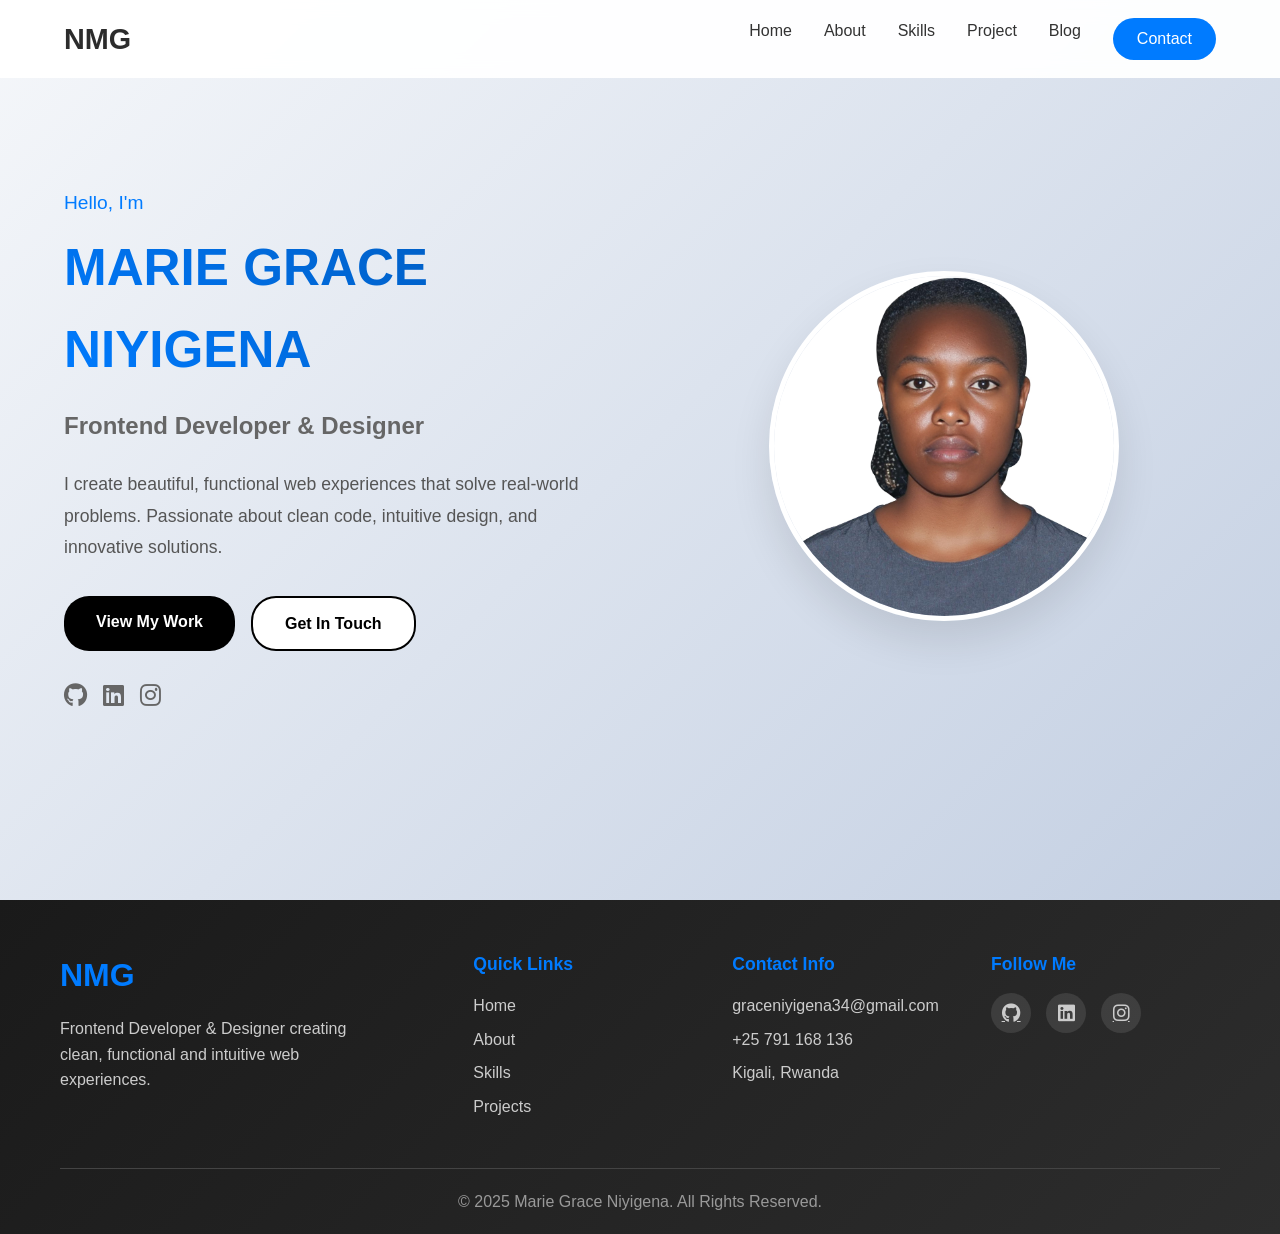
<file: index.html>
<!DOCTYPE html>
<html lang="en">
<head>
  <meta charset="UTF-8">
  <meta name="viewport" content="width=device-width, initial-scale=1.0">
  <title>Marie Grace Portfolio</title>
  <link rel="stylesheet" href="https://cdnjs.cloudflare.com/ajax/libs/font-awesome/6.5.0/css/all.min.css">
  <style>
    * {
      margin: 0;
      padding: 0;
      box-sizing: border-box;
    }

    body {
      font-family: 'Inter', -apple-system, BlinkMacSystemFont, sans-serif;
      line-height: 1.6;
      color: #333;
      overflow-x: hidden;
    }

    /* HEADER */
    header {
      position: fixed;
      top: 0;
      width: 100%;
      background: rgba(255, 255, 255, 0.95);
      backdrop-filter: blur(10px);
      z-index: 1000;
      padding: 1rem 5%;
      display: flex;
      justify-content: space-between;
      align-items: center;
      transition: all 0.3s ease;
    }

    .logo {
      font-size: 1.8rem;
      font-weight: 700;
      color: #000000d3;
    }

    nav {
      display: flex;
      gap: 2rem;
    }

    .hamburger {
      display: none;
      flex-direction: column;
      cursor: pointer;
      gap: 4px;
    }

    .hamburger span {
      width: 25px;
      height: 3px;
      background: #333;
      transition: 0.3s;
      border-radius: 2px;
    }

    .hamburger.active span:nth-child(1) {
      transform: rotate(45deg) translate(5px, 5px);
    }

    .hamburger.active span:nth-child(2) {
      opacity: 0;
    }

    .hamburger.active span:nth-child(3) {
      transform: rotate(-45deg) translate(7px, -6px);
    }

    nav a {
      text-decoration: none;
      color: #333;
      font-weight: 500;
      transition: color 0.3s ease;
      position: relative;
    }

    nav a:hover {
      color: #007bff;
    }

    nav a::after {
      content: '';
      position: absolute;
      bottom: -5px;
      left: 0;
      width: 0;
      height: 2px;
      background: #007bff;
      transition: width 0.3s ease;
    }

    nav a:hover::after {
      width: 100%;
    }

    .contact-btn {
      background: #007bff;
      color: white !important;
      padding: 0.5rem 1.5rem;
      border-radius: 25px;
      transition: all 0.3s ease;
    }

    .contact-btn:hover {
      background: #0056b3;
      transform: translateY(-2px);
    }

    /* HERO SECTION */
    .hero {
      min-height: 100vh;
      display: flex;
      align-items: center;
      padding: 0 5%;
      background: linear-gradient(135deg, #f5f7fa 0%, #c3cfe2 100%);
      position: relative;
    }

    .hero-content {
      display: grid;
      grid-template-columns: 1fr 1fr;
      gap: 4rem;
      align-items: center;
      max-width: 1200px;
      margin: 0 auto;
      width: 100%;
    }

    .text-content {
      animation: slideInLeft 1s ease;
    }

    .hello {
      font-size: 1.2rem;
      color: #007bff;
      margin-bottom: 0.5rem;
    }

    .name {
      font-size: 3.5rem;
      font-weight: 700;
      margin-bottom: 1rem;
      background: linear-gradient(45deg, #007bff, #0056b3);
      -webkit-background-clip: text;
      -webkit-text-fill-color: transparent;
      background-clip: text;
    }

    .title {
      font-size: 1.5rem;
      color: #666;
      margin-bottom: 1.5rem;
    }

    .description {
      font-size: 1.1rem;
      color: #555;
      margin-bottom: 2rem;
      line-height: 1.8;
    }

    .buttons {
      display: flex;
      gap: 1rem;
      margin-bottom: 2rem;
    }

    .btn {
      padding: 0.8rem 2rem;
      border: none;
      border-radius: 25px;
      font-size: 1rem;
      font-weight: 600;
      cursor: pointer;
      transition: all 0.3s ease;
      text-decoration: none;
      display: inline-block;
      text-align: center;
    }

    .btn.black {
      background: #000;
      color: white;
    }

    .btn.black:hover {
      background: #333;
      transform: translateY(-2px);
    }

    .btn.white {
      background: white;
      color: #000;
      border: 2px solid #000;
    }

    .btn.white:hover {
      background: #000;
      color: white;
      transform: translateY(-2px);
    }

    .socials {
      display: flex;
      gap: 1rem;
    }

    .socials a {
      text-decoration: none;
    }

    .socials i {
      font-size: 1.5rem;
      color: #666;
      cursor: pointer;
      transition: all 0.3s ease;
    }

    .socials i:hover {
      color: #007bff;
      transform: translateY(-3px);
    }

    .profile-img {
      text-align: center;
      animation: slideInRight 1s ease;
    }

    .profile-img img {
      width: 350px;
      height: 350px;
      border-radius: 50%;
      object-fit: cover;
      border: 5px solid white;
      box-shadow: 0 20px 40px rgba(0, 0, 0, 0.1);
      transition: transform 0.3s ease;
    }

    .profile-img img:hover {
      transform: scale(1.05);
    }

    /* SCROLL DOWN */
    .scroll-down {
      position: absolute;
      bottom: 2rem;
      left: 50%;
      transform: translateX(-50%);
      animation: bounce 2s infinite;
    }

    .scroll-down i {
      font-size: 1.5rem;
      color: #007bff;
    }

    /* FOOTER */
    .footer {
      background: linear-gradient(135deg, #1a1a1a 0%, #2d2d2d 100%);
      color: white;
      padding: 50px 0 20px;
      margin-top: 0;
    }

    .footer-container {
      max-width: 1200px;
      margin: 0 auto;
      padding: 0 20px;
    }

    .footer-content {
      display: grid;
      grid-template-columns: 1fr 2fr;
      gap: 40px;
      margin-bottom: 40px;
    }

    .footer-brand .footer-logo {
      font-size: 2rem;
      font-weight: 700;
      margin-bottom: 15px;
      color: #007bff;
    }

    .footer-description {
      color: #ccc;
      line-height: 1.6;
      max-width: 300px;
    }

    .footer-links {
      display: grid;
      grid-template-columns: repeat(3, 1fr);
      gap: 30px;
    }

    .footer-section h4 {
      font-size: 1.1rem;
      font-weight: 600;
      margin-bottom: 15px;
      color: #007bff;
    }

    .footer-section ul {
      list-style: none;
    }

    .footer-section ul li {
      margin-bottom: 8px;
    }

    .footer-section ul li a {
      color: #ccc;
      text-decoration: none;
      transition: color 0.3s ease;
    }

    .footer-section ul li a:hover {
      color: #007bff;
    }

    .footer-section ul li:not(:has(a)) {
      color: #ccc;
    }

    .footer-socials {
      display: flex;
      gap: 15px;
    }

    .footer-socials a {
      display: flex;
      align-items: center;
      justify-content: center;
      width: 40px;
      height: 40px;
      background: rgba(255, 255, 255, 0.1);
      border-radius: 50%;
      color: #ccc;
      font-size: 1.2rem;
      transition: all 0.3s ease;
    }

    .footer-socials a:hover {
      background: #007bff;
      color: white;
      transform: translateY(-3px);
    }

    .footer-bottom {
      border-top: 1px solid #444;
      padding-top: 20px;
      text-align: center;
      color: #999;
    }

    /* ANIMATIONS */
    @keyframes slideInLeft {
      from {
        opacity: 0;
        transform: translateX(-50px);
      }
      to {
        opacity: 1;
        transform: translateX(0);
      }
    }

    @keyframes slideInRight {
      from {
        opacity: 0;
        transform: translateX(50px);
      }
      to {
        opacity: 1;
        transform: translateX(0);
      }
    }

    @keyframes bounce {
      0%, 20%, 50%, 80%, 100% {
        transform: translateX(-50%) translateY(0);
      }
      40% {
        transform: translateX(-50%) translateY(-10px);
      }
      60% {
        transform: translateX(-50%) translateY(-5px);
      }
    }

    /* ULTRA WIDE SCREENS */
    @media (min-width: 1920px) {
      .hero-content {
        max-width: 1400px;
        gap: 6rem;
      }

      .name {
        font-size: 4rem;
      }

      .title {
        font-size: 1.8rem;
      }

      .description {
        font-size: 1.3rem;
      }

      .profile-img img {
        width: 400px;
        height: 400px;
      }
    }

    /* LARGE DESKTOP */
    @media (max-width: 1440px) {
      .hero-content {
        max-width: 1200px;
      }

      .name {
        font-size: 3.2rem;
      }
    }

    /* STANDARD DESKTOP */
    @media (max-width: 1200px) {
      .hero {
        padding: 0 4%;
      }

      .hero-content {
        gap: 3rem;
      }

      .name {
        font-size: 3rem;
      }

      .profile-img img {
        width: 320px;
        height: 320px;
      }
    }

    /* LAPTOP */
    @media (max-width: 1024px) {
      header {
        padding: 1rem 4%;
      }

      .hero-content {
        gap: 2.5rem;
      }

      .name {
        font-size: 2.8rem;
      }

      .title {
        font-size: 1.4rem;
      }

      .description {
        font-size: 1.05rem;
      }

      .profile-img img {
        width: 300px;
        height: 300px;
      }

      nav {
        gap: 1.5rem;
      }

      nav a {
        font-size: 0.95rem;
      }
    }

    /* TABLET LANDSCAPE */
    @media (max-width: 900px) {
      .hero-content {
        gap: 2rem;
      }

      .name {
        font-size: 2.5rem;
      }

      .profile-img img {
        width: 280px;
        height: 280px;
      }

      .buttons {
        gap: 0.8rem;
      }

      .btn {
        padding: 0.7rem 1.8rem;
        font-size: 0.95rem;
      }
    }

    /* TABLET PORTRAIT */
    @media (max-width: 768px) {
      header {
        padding: 1rem 3%;
      }

      .logo {
        font-size: 1.6rem;
      }

      .hamburger {
        display: flex;
      }

      nav {
        position: fixed;
        top: 70px;
        right: -100%;
        width: 100%;
        height: calc(100vh - 70px);
        background: rgba(255, 255, 255, 0.98);
        backdrop-filter: blur(10px);
        flex-direction: column;
        justify-content: flex-start;
        align-items: center;
        padding-top: 3rem;
        gap: 2.5rem;
        transition: right 0.3s ease;
        box-shadow: -2px 0 10px rgba(0, 0, 0, 0.1);
      }

      nav.active {
        right: 0;
      }

      nav a {
        font-size: 1.3rem;
        padding: 0.8rem 0;
        width: 100%;
        text-align: center;
      }

      .contact-btn {
        margin-top: 1rem;
        padding: 1rem 2rem !important;
      }

      .hero {
        padding: 0 3%;
        min-height: 100vh;
      }

      .hero-content {
        grid-template-columns: 1fr;
        text-align: center;
        gap: 3rem;
        padding-top: 3rem;
      }

      .name {
        font-size: 2.4rem;
        line-height: 1.2;
      }

      .title {
        font-size: 1.3rem;
      }

      .description {
        font-size: 1.1rem;
        padding: 0 1.5rem;
        line-height: 1.7;
      }

      .profile-img img {
        width: 300px;
        height: 300px;
      }

      .buttons {
        flex-direction: column;
        align-items: center;
        gap: 1.2rem;
      }

      .btn {
        width: 220px;
        padding: 1rem 2rem;
        font-size: 1rem;
      }

      .socials {
        justify-content: center;
        gap: 2.5rem;
      }

      .socials i {
        font-size: 2rem;
      }

      .footer {
        padding: 3rem 3%;
      }

      .footer-logo {
        font-size: 1.8rem;
      }

      .footer-text {
        font-size: 1rem;
        padding: 0 1rem;
      }

      .footer-socials {
        gap: 2.5rem;
      }

      .footer-socials a {
        font-size: 1.8rem;
      }
    }

    /* MOBILE LANDSCAPE */
    @media (max-width: 640px) {
      .hero-content {
        gap: 2.5rem;
        padding-top: 2rem;
      }

      .name {
        font-size: 2.1rem;
      }

      .title {
        font-size: 1.2rem;
      }

      .description {
        font-size: 1rem;
        padding: 0 1rem;
      }

      .profile-img img {
        width: 260px;
        height: 260px;
      }

      .btn {
        width: 200px;
        padding: 0.9rem 1.8rem;
      }
    }

    /* MOBILE PORTRAIT */
    @media (max-width: 480px) {
      header {
        padding: 0.8rem 2%;
      }

      .logo {
        font-size: 1.4rem;
      }

      .hero {
        padding: 0 2%;
      }

      .hero-content {
        gap: 2rem;
        padding-top: 1.5rem;
      }

      .name {
        font-size: 1.9rem;
        line-height: 1.1;
      }

      .title {
        font-size: 1.1rem;
      }

      .description {
        font-size: 0.95rem;
        padding: 0 0.5rem;
      }

      .profile-img img {
        width: 240px;
        height: 240px;
      }

      .btn {
        width: 180px;
        font-size: 0.9rem;
        padding: 0.8rem 1.5rem;
      }

      .hello {
        font-size: 1rem;
      }

      .socials {
        gap: 2rem;
      }

      .socials i {
        font-size: 1.8rem;
      }

      .footer {
        padding: 2rem 2%;
      }

      .footer-logo {
        font-size: 1.6rem;
      }

      .footer-text {
        font-size: 0.9rem;
      }

      .footer-socials a {
        font-size: 1.6rem;
      }
    }

    /* SMALL MOBILE */
    @media (max-width: 375px) {
      .hero-content {
        gap: 1.5rem;
      }

      .name {
        font-size: 1.7rem;
      }

      .title {
        font-size: 1rem;
      }

      .description {
        font-size: 0.9rem;
      }

      .profile-img img {
        width: 200px;
        height: 200px;
      }

      .btn {
        width: 160px;
        font-size: 0.85rem;
        padding: 0.7rem 1.2rem;
      }

      .socials i {
        font-size: 1.6rem;
      }
    }

    /* EXTRA SMALL MOBILE */
    @media (max-width: 320px) {
      .name {
        font-size: 1.5rem;
      }

      .title {
        font-size: 0.95rem;
      }

      .description {
        font-size: 0.85rem;
      }

      .profile-img img {
        width: 180px;
        height: 180px;
      }

      .btn {
        width: 150px;
        font-size: 0.8rem;
      }

      .hello {
        font-size: 0.9rem;
      }
    }
  </style>
</head>
<body>

  <!-- NAVBAR -->
  <header>
    <div class="logo">NMG</div>
    <div class="hamburger" onclick="toggleMenu()">
      <span></span>
      <span></span>
      <span></span>
    </div>
    <nav id="nav">
      <a href="index.html">Home</a>
      <a href="About.html">About</a>
      <a href="skills.html">Skills</a>
      <a href="Project.html">Project</a>
      <a href="blog.html">Blog</a>
      <a href="Contact.html" class="contact-btn">Contact</a>
    </nav>
  </header>

  <!-- HERO SECTION -->
  <section class="hero" id="home">
    <div class="hero-content">
      <div class="text-content">
        <p class="hello">Hello, I'm</p>
        <h1 class="name">MARIE GRACE NIYIGENA</h1>
        <h2 class="title">Frontend Developer & Designer</h2>
        <p class="description">
          I create beautiful, functional web experiences that solve real-world 
          problems. Passionate about clean code, intuitive design, and innovative 
          solutions.
        </p>
        <div class="buttons">
          <a href="Project.html" class="btn black">View My Work</a>
          <a href="Contact.html" class="btn white">Get In Touch</a>
        </div>
        <div class="socials">
          <a href="https://github.com" target="_blank"><i class="fa-brands fa-github"></i></a>
          <a href="https://linkedin.com/in/marie-grace-niyigena" target="_blank"><i class="fa-brands fa-linkedin"></i></a>
          <a href="https://instagram.com/marie_grace_niyigena" target="_blank"><i class="fa-brands fa-instagram"></i></a>
        </div>
      </div>
      <div class="profile-img">
        <img src="passport picture Grace mine .jpg" alt="Profile Image">
      </div>
    </div>
  </section>

  <!-- FOOTER -->
  <footer class="footer">
    <div class="footer-container">
      <div class="footer-content">
        <div class="footer-brand">
          <h3 class="footer-logo">NMG</h3>
          <p class="footer-description">
            Frontend Developer & Designer creating clean, functional and intuitive web experiences.
          </p>
        </div>
        
        <div class="footer-links">
          <div class="footer-section">
            <h4>Quick Links</h4>
            <ul>
              <li><a href="index.html">Home</a></li>
              <li><a href="About.html">About</a></li>
              <li><a href="skills.html">Skills</a></li>
              <li><a href="Project.html">Projects</a></li>
            </ul>
          </div>
          
          <div class="footer-section">
            <h4>Contact Info</h4>
            <ul>
              <li>graceniyigena34@gmail.com</li>
              <li>+25 791 168 136</li>
              <li>Kigali, Rwanda</li>
            </ul>
          </div>
          
          <div class="footer-section">
            <h4>Follow Me</h4>
            <div class="footer-socials">
              <a href="https://github.com" target="_blank"><i class="fab fa-github"></i></a>
              <a href="https://linkedin.com/in/marie-grace-niyigena" target="_blank"><i class="fab fa-linkedin"></i></a>
              <a href="https://instagram.com/marie_grace_niyigena" target="_blank"><i class="fab fa-instagram"></i></a>
            </div>
          </div>
        </div>
      </div>
      
      <div class="footer-bottom">
        <p>&copy; 2025 Marie Grace Niyigena. All Rights Reserved.</p>
      </div>
    </div>
  </footer>

  <script>
    // Mobile menu toggle
    function toggleMenu() {
      const nav = document.getElementById('nav');
      const hamburger = document.querySelector('.hamburger');
      nav.classList.toggle('active');
      hamburger.classList.toggle('active');
    }

    // Close menu when clicking on a link
    document.querySelectorAll('nav a').forEach(link => {
      link.addEventListener('click', () => {
        const nav = document.getElementById('nav');
        const hamburger = document.querySelector('.hamburger');
        nav.classList.remove('active');
        hamburger.classList.remove('active');
      });
    });

    // Smooth scrolling
    document.querySelectorAll('a[href^="#"]').forEach(anchor => {
      anchor.addEventListener('click', function (e) {
        e.preventDefault();
        const target = document.querySelector(this.getAttribute('href'));
        if (target) {
          target.scrollIntoView({ behavior: 'smooth' });
        }
      });
    });

    // Header scroll effect
    window.addEventListener('scroll', () => {
      const header = document.querySelector('header');
      if (window.scrollY > 100) {
        header.style.background = 'rgba(255, 255, 255, 0.98)';
        header.style.boxShadow = '0 2px 20px rgba(0, 0, 0, 0.1)';
      } else {
        header.style.background = 'rgba(255, 255, 255, 0.95)';
        header.style.boxShadow = 'none';
      }
    });

    // Social links functionality
    document.querySelectorAll('.socials i, .footer-socials a').forEach(social => {
      social.addEventListener('click', () => {
        console.log('Social media clicked');
      });
    });

    // Close mobile menu when clicking outside
    document.addEventListener('click', (e) => {
      const nav = document.getElementById('nav');
      const hamburger = document.querySelector('.hamburger');
      const header = document.querySelector('header');
      
      if (!header.contains(e.target) && nav.classList.contains('active')) {
        nav.classList.remove('active');
        hamburger.classList.remove('active');
      }
    });
  </script>

</body>
</html>
</file>
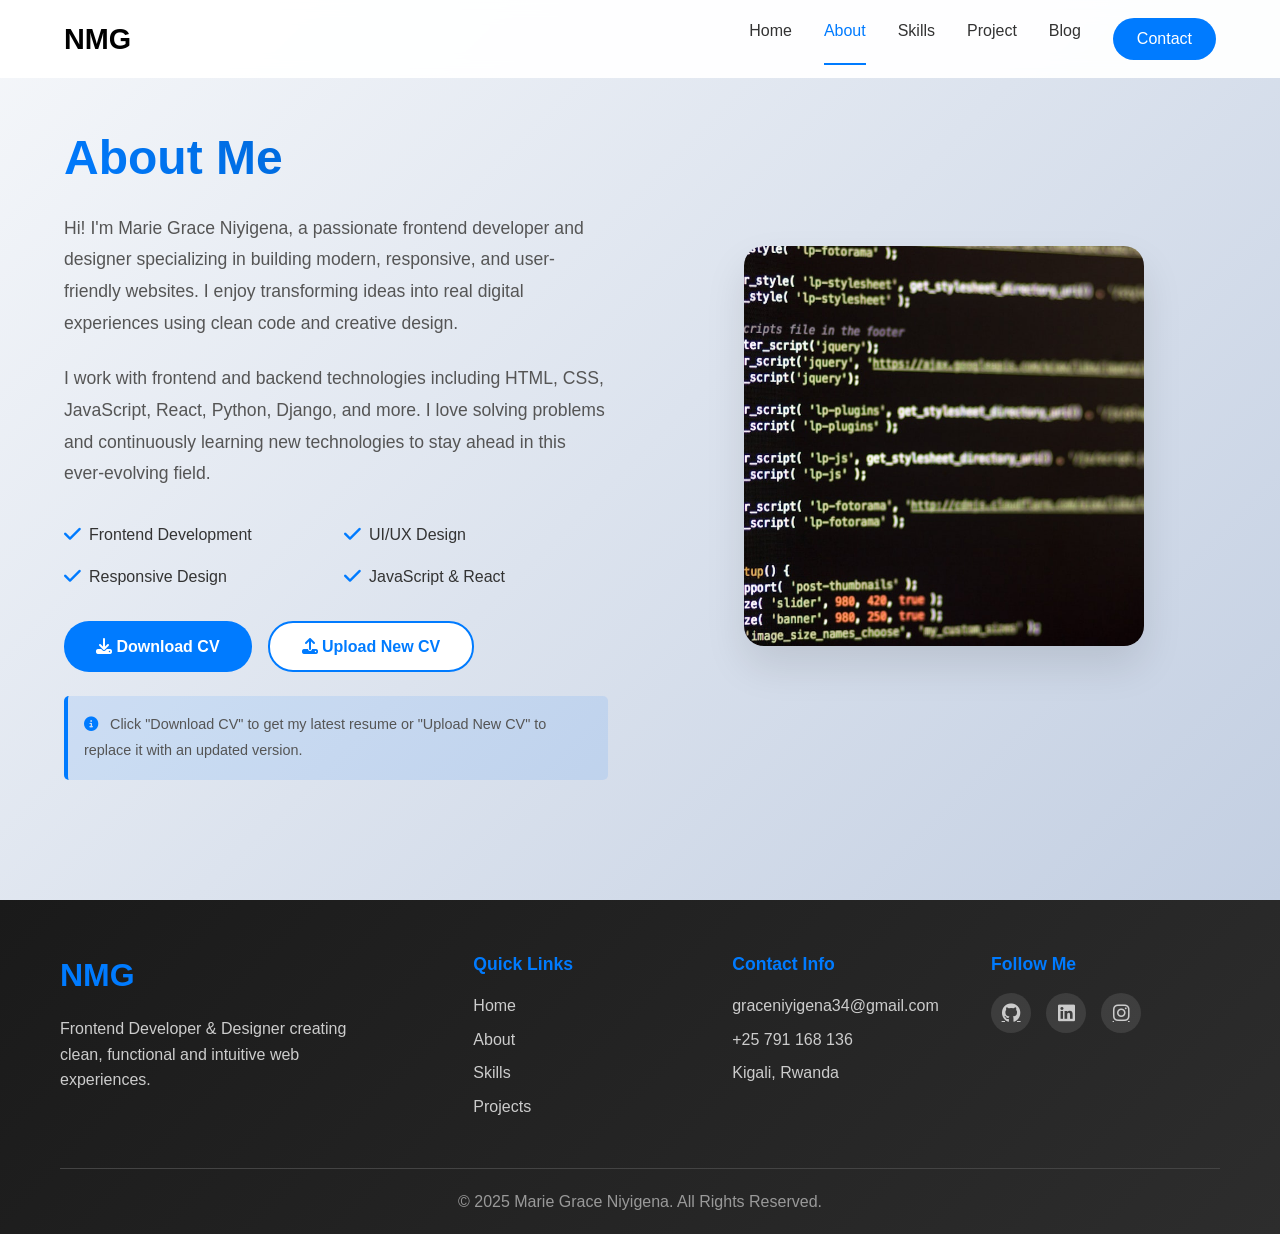
<file: About.html>
<!DOCTYPE html>
<html lang="en">
<head>
    <meta charset="UTF-8">
    <meta name="viewport" content="width=device-width, initial-scale=1.0">
    <title>About - Marie Grace Portfolio</title>
    <link rel="stylesheet" href="https://cdnjs.cloudflare.com/ajax/libs/font-awesome/6.5.0/css/all.min.css">
    <style>
        * {
            margin: 0;
            padding: 0;
            box-sizing: border-box;
        }

        body {
            font-family: 'Inter', -apple-system, BlinkMacSystemFont, sans-serif;
            line-height: 1.6;
            color: #333;
            overflow-x: hidden;
        }

        /* HEADER */
        header {
            position: fixed;
            top: 0;
            width: 100%;
            background: rgba(255, 255, 255, 0.95);
            backdrop-filter: blur(10px);
            z-index: 1000;
            padding: 1rem 5%;
            display: flex;
            justify-content: space-between;
            align-items: center;
            transition: all 0.3s ease;
        }

        .logo {
            font-size: 1.8rem;
            font-weight: 700;
            color: #000;
        }

        nav {
            display: flex;
            gap: 2rem;
        }

        .hamburger {
            display: none;
            flex-direction: column;
            cursor: pointer;
            gap: 4px;
        }

        .hamburger span {
            width: 25px;
            height: 3px;
            background: #333;
            transition: 0.3s;
            border-radius: 2px;
        }

        nav a {
            text-decoration: none;
            color: #333;
            font-weight: 500;
            transition: color 0.3s ease;
            position: relative;
        }

        nav a:hover, nav a.active {
            color: #007bff;
        }

        nav a::after {
            content: '';
            position: absolute;
            bottom: -5px;
            left: 0;
            width: 0;
            height: 2px;
            background: #007bff;
            transition: width 0.3s ease;
        }

        nav a:hover::after, nav a.active::after {
            width: 100%;
        }

        .contact-btn {
            background: #007bff;
            color: white !important;
            padding: 0.5rem 1.5rem;
            border-radius: 25px;
            transition: all 0.3s ease;
        }

        .contact-btn:hover {
            background: #0056b3;
            transform: translateY(-2px);
        }

        /* ABOUT SECTION */
        .about-section {
            padding: 120px 5% 80px;
            background: linear-gradient(135deg, #f5f7fa 0%, #c3cfe2 100%);
            min-height: 100vh;
        }

        .about-container {
            max-width: 1200px;
            margin: 0 auto;
            display: grid;
            grid-template-columns: 1fr 1fr;
            gap: 4rem;
            align-items: center;
        }

        .about-text {
            animation: slideInLeft 1s ease;
        }

        .about-text h2 {
            font-size: 3rem;
            font-weight: 700;
            margin-bottom: 1rem;
            background: linear-gradient(45deg, #007bff, #0056b3);
            -webkit-background-clip: text;
            -webkit-text-fill-color: transparent;
            background-clip: text;
        }

        .about-text p {
            font-size: 1.1rem;
            color: #555;
            margin-bottom: 1.5rem;
            line-height: 1.8;
        }

        .skills-list {
            display: grid;
            grid-template-columns: repeat(2, 1fr);
            gap: 1rem;
            margin: 2rem 0;
        }

        .skill-item {
            display: flex;
            align-items: center;
            gap: 0.5rem;
            font-weight: 500;
        }

        .skill-item i {
            color: #007bff;
            font-size: 1.2rem;
        }

        .cv-section {
            display: flex;
            gap: 1rem;
            margin-top: 2rem;
        }

        .btn {
            padding: 0.8rem 2rem;
            border: none;
            border-radius: 25px;
            font-size: 1rem;
            font-weight: 600;
            cursor: pointer;
            transition: all 0.3s ease;
            text-decoration: none;
            display: inline-block;
            text-align: center;
        }

        .download-btn {
            background: #007bff;
            color: white;
        }

        .download-btn:hover {
            background: #0056b3;
            transform: translateY(-2px);
        }

        .upload-btn {
            background: white;
            color: #007bff;
            border: 2px solid #007bff;
        }

        .upload-btn:hover {
            background: #007bff;
            color: white;
            transform: translateY(-2px);
        }

        .about-img {
            text-align: center;
            animation: slideInRight 1s ease;
        }

        .about-img img {
            width: 400px;
            height: 400px;
            border-radius: 20px;
            object-fit: cover;
            box-shadow: 0 20px 40px rgba(0, 0, 0, 0.1);
            transition: transform 0.3s ease;
        }

        .about-img img:hover {
            transform: scale(1.05);
        }

        .upload-status {
            margin-top: 1rem;
            padding: 0.5rem;
            border-radius: 5px;
            font-size: 0.9rem;
            display: none;
        }

        .upload-status.success {
            background: #d4edda;
            color: #155724;
            border: 1px solid #c3e6cb;
            display: block;
        }

        .upload-status.error {
            background: #f8d7da;
            color: #721c24;
            border: 1px solid #f5c6cb;
            display: block;
        }

        .cv-info {
            margin-top: 1.5rem;
            padding: 1rem;
            background: rgba(0, 123, 255, 0.1);
            border-left: 4px solid #007bff;
            border-radius: 5px;
        }

        .cv-info p {
            margin: 0;
            font-size: 0.9rem;
            color: #555;
        }

        .cv-info i {
            color: #007bff;
            margin-right: 0.5rem;
        }

        /* FOOTER STYLES */
        .footer {
            background: linear-gradient(135deg, #1a1a1a 0%, #2d2d2d 100%);
            color: white;
            padding: 50px 0 20px;
            margin-top: 0;
        }

        .footer-container {
            max-width: 1200px;
            margin: 0 auto;
            padding: 0 20px;
        }

        .footer-content {
            display: grid;
            grid-template-columns: 1fr 2fr;
            gap: 40px;
            margin-bottom: 40px;
        }

        .footer-brand .footer-logo {
            font-size: 2rem;
            font-weight: 700;
            margin-bottom: 15px;
            color: #007bff;
        }

        .footer-description {
            color: #ccc;
            line-height: 1.6;
            max-width: 300px;
        }

        .footer-links {
            display: grid;
            grid-template-columns: repeat(3, 1fr);
            gap: 30px;
        }

        .footer-section h4 {
            font-size: 1.1rem;
            font-weight: 600;
            margin-bottom: 15px;
            color: #007bff;
        }

        .footer-section ul {
            list-style: none;
        }

        .footer-section ul li {
            margin-bottom: 8px;
        }

        .footer-section ul li a {
            color: #ccc;
            text-decoration: none;
            transition: color 0.3s ease;
        }

        .footer-section ul li a:hover {
            color: #007bff;
        }

        .footer-section ul li:not(:has(a)) {
            color: #ccc;
        }

        .footer-socials {
            display: flex;
            gap: 15px;
        }

        .footer-socials a {
            display: flex;
            align-items: center;
            justify-content: center;
            width: 40px;
            height: 40px;
            background: rgba(255, 255, 255, 0.1);
            border-radius: 50%;
            color: #ccc;
            font-size: 1.2rem;
            transition: all 0.3s ease;
        }

        .footer-socials a:hover {
            background: #007bff;
            color: white;
            transform: translateY(-3px);
        }

        .footer-bottom {
            border-top: 1px solid #444;
            padding-top: 20px;
            text-align: center;
            color: #999;
        }

        /* ANIMATIONS */
        @keyframes slideInLeft {
            from {
                opacity: 0;
                transform: translateX(-50px);
            }
            to {
                opacity: 1;
                transform: translateX(0);
            }
        }

        @keyframes slideInRight {
            from {
                opacity: 0;
                transform: translateX(50px);
            }
            to {
                opacity: 1;
                transform: translateX(0);
            }
        }

        /* RESPONSIVE */
        @media (max-width: 768px) {
            .hamburger {
                display: flex;
            }

            nav {
                position: fixed;
                top: 70px;
                right: -100%;
                width: 100%;
                height: calc(100vh - 70px);
                background: rgba(255, 255, 255, 0.98);
                backdrop-filter: blur(10px);
                flex-direction: column;
                justify-content: flex-start;
                align-items: center;
                padding-top: 3rem;
                gap: 2.5rem;
                transition: right 0.3s ease;
            }

            nav.active {
                right: 0;
            }

            .about-container {
                grid-template-columns: 1fr;
                text-align: center;
                gap: 3rem;
            }

            .about-text h2 {
                font-size: 2.5rem;
            }

            .about-img img {
                width: 300px;
                height: 300px;
            }

            .cv-section {
                flex-direction: column;
                align-items: center;
            }

            .footer-content {
                grid-template-columns: 1fr;
                gap: 30px;
            }

            .footer-links {
                grid-template-columns: 1fr;
                gap: 25px;
            }
        }

        @media (max-width: 480px) {
            .about-text h2 {
                font-size: 2rem;
            }

            .about-img img {
                width: 250px;
                height: 250px;
            }

            .skills-list {
                grid-template-columns: 1fr;
            }
        }
    </style>
</head>
<body>

    <!-- HEADER -->
    <header>
        <div class="logo">NMG</div>
        <div class="hamburger" onclick="toggleMenu()">
            <span></span>
            <span></span>
            <span></span>
        </div>
        <nav id="nav">
            <a href="index.html">Home</a>
            <a href="About.html" class="active">About</a>
            <a href="skills.html">Skills</a>
            <a href="Project.html">Project</a>
            <a href="blog.html">Blog</a>
            <a href="Contact.html" class="contact-btn">Contact</a>
        </nav>
    </header>

    <!-- ABOUT SECTION -->
    <section class="about-section">
        <div class="about-container">
            <div class="about-text">
                <h2>About Me</h2>
                <p>
                    Hi! I'm Marie Grace Niyigena, a passionate frontend developer and designer 
                    specializing in building modern, responsive, and user-friendly websites. 
                    I enjoy transforming ideas into real digital experiences using clean code 
                    and creative design.
                </p>
                <p>
                    I work with frontend and backend technologies including HTML, CSS, 
                    JavaScript, React, Python, Django, and more. I love solving problems 
                    and continuously learning new technologies to stay ahead in this 
                    ever-evolving field.
                </p>

                <div class="skills-list">
                    <div class="skill-item">
                        <i class="fas fa-check"></i>
                        <span>Frontend Development</span>
                    </div>
                    <div class="skill-item">
                        <i class="fas fa-check"></i>
                        <span>UI/UX Design</span>
                    </div>
                    <div class="skill-item">
                        <i class="fas fa-check"></i>
                        <span>Responsive Design</span>
                    </div>
                    <div class="skill-item">
                        <i class="fas fa-check"></i>
                        <span>JavaScript & React</span>
                    </div>
                </div>

                <div class="cv-section">
                    <a href="Grace CV (1).pdf" class="btn download-btn" id="downloadBtn" download="Marie_Grace_CV.pdf">
                        <i class="fas fa-download"></i> Download CV
                    </a>
                    <input type="file" id="cvUpload" accept=".pdf,.doc,.docx" style="display: none;">
                    <button class="btn upload-btn" onclick="document.getElementById('cvUpload').click()">
                        <i class="fas fa-upload"></i> Upload New CV
                    </button>
                </div>
                <div class="upload-status" id="uploadStatus"></div>
                <div class="cv-info">
                    <p><i class="fas fa-info-circle"></i> Click "Download CV" to get my latest resume or "Upload New CV" to replace it with an updated version.</p>
                </div>
            </div>

            <div class="about-img">
                <img src="figma.jpeg" alt="Marie Grace Niyigena">
            </div>
        </div>
    </section>

    <!-- FOOTER -->
    <footer class="footer">
        <div class="footer-container">
            <div class="footer-content">
                <div class="footer-brand">
                    <h3 class="footer-logo">NMG</h3>
                    <p class="footer-description">
                        Frontend Developer & Designer creating clean, functional and intuitive web experiences.
                    </p>
                </div>
                
                <div class="footer-links">
                    <div class="footer-section">
                        <h4>Quick Links</h4>
                        <ul>
                            <li><a href="index.html">Home</a></li>
                            <li><a href="About.html">About</a></li>
                            <li><a href="skills.html">Skills</a></li>
                            <li><a href="Project.html">Projects</a></li>
                        </ul>
                    </div>
                    
                    <div class="footer-section">
                        <h4>Contact Info</h4>
                        <ul>
                            <li>graceniyigena34@gmail.com</li>
                            <li>+25 791 168 136</li>
                            <li>Kigali, Rwanda</li>
                        </ul>
                    </div>
                    
                    <div class="footer-section">
                        <h4>Follow Me</h4>
                        <div class="footer-socials">
                            <a href="https://github.com/graceniyigena34" target="_blank"><i class="fab fa-github"></i></a>
                            <a href="https://linkedin.com/in/marie-grace-niyigena" target="_blank"><i class="fab fa-linkedin"></i></a>
                            <a href="https://instagram.com/marie_grace_niyigena" target="_blank"><i class="fab fa-instagram"></i></a>
                        </div>
                    </div>
                </div>
            </div>
            
            <div class="footer-bottom">
                <p>&copy; 2025 Marie Grace Niyigena. All Rights Reserved.</p>
            </div>
        </div>
    </footer>

    <script>
        // Mobile menu toggle
        function toggleMenu() {
            const nav = document.getElementById('nav');
            const hamburger = document.querySelector('.hamburger');
            nav.classList.toggle('active');
            hamburger.classList.toggle('active');
        }

        // Close menu when clicking on a link
        document.querySelectorAll('nav a').forEach(link => {
            link.addEventListener('click', () => {
                const nav = document.getElementById('nav');
                const hamburger = document.querySelector('.hamburger');
                nav.classList.remove('active');
                hamburger.classList.remove('active');
            });
        });

        // CV Upload functionality
        document.getElementById('cvUpload').addEventListener('change', function(e) {
            const file = e.target.files[0];
            const statusDiv = document.getElementById('uploadStatus');
            
            if (file) {
                // Validate file type
                const allowedTypes = ['application/pdf', 'application/msword', 'application/vnd.openxmlformats-officedocument.wordprocessingml.document'];
                
                if (allowedTypes.includes(file.type)) {
                    // Simulate upload process
                    statusDiv.className = 'upload-status success';
                    statusDiv.textContent = `✓ CV "${file.name}" uploaded successfully!`;
                    
                    // Update download button to use the new file
                    const downloadBtn = document.getElementById('downloadBtn');
                    downloadBtn.href = URL.createObjectURL(file);
                    downloadBtn.download = file.name;
                    
                    // Hide status after 5 seconds
                    setTimeout(() => {
                        statusDiv.style.display = 'none';
                    }, 5000);
                } else {
                    statusDiv.className = 'upload-status error';
                    statusDiv.textContent = '✗ Please upload a PDF, DOC, or DOCX file.';
                    
                    setTimeout(() => {
                        statusDiv.style.display = 'none';
                    }, 5000);
                }
            }
        });

        // Header scroll effect
        window.addEventListener('scroll', () => {
            const header = document.querySelector('header');
            if (window.scrollY > 100) {
                header.style.background = 'rgba(255, 255, 255, 0.98)';
                header.style.boxShadow = '0 2px 20px rgba(0, 0, 0, 0.1)';
            } else {
                header.style.background = 'rgba(255, 255, 255, 0.95)';
                header.style.boxShadow = 'none';
            }
        });

        // Hamburger animation
        document.querySelector('.hamburger').addEventListener('click', function() {
            this.classList.toggle('active');
        });
    </script>

</body>
</html>
</file>
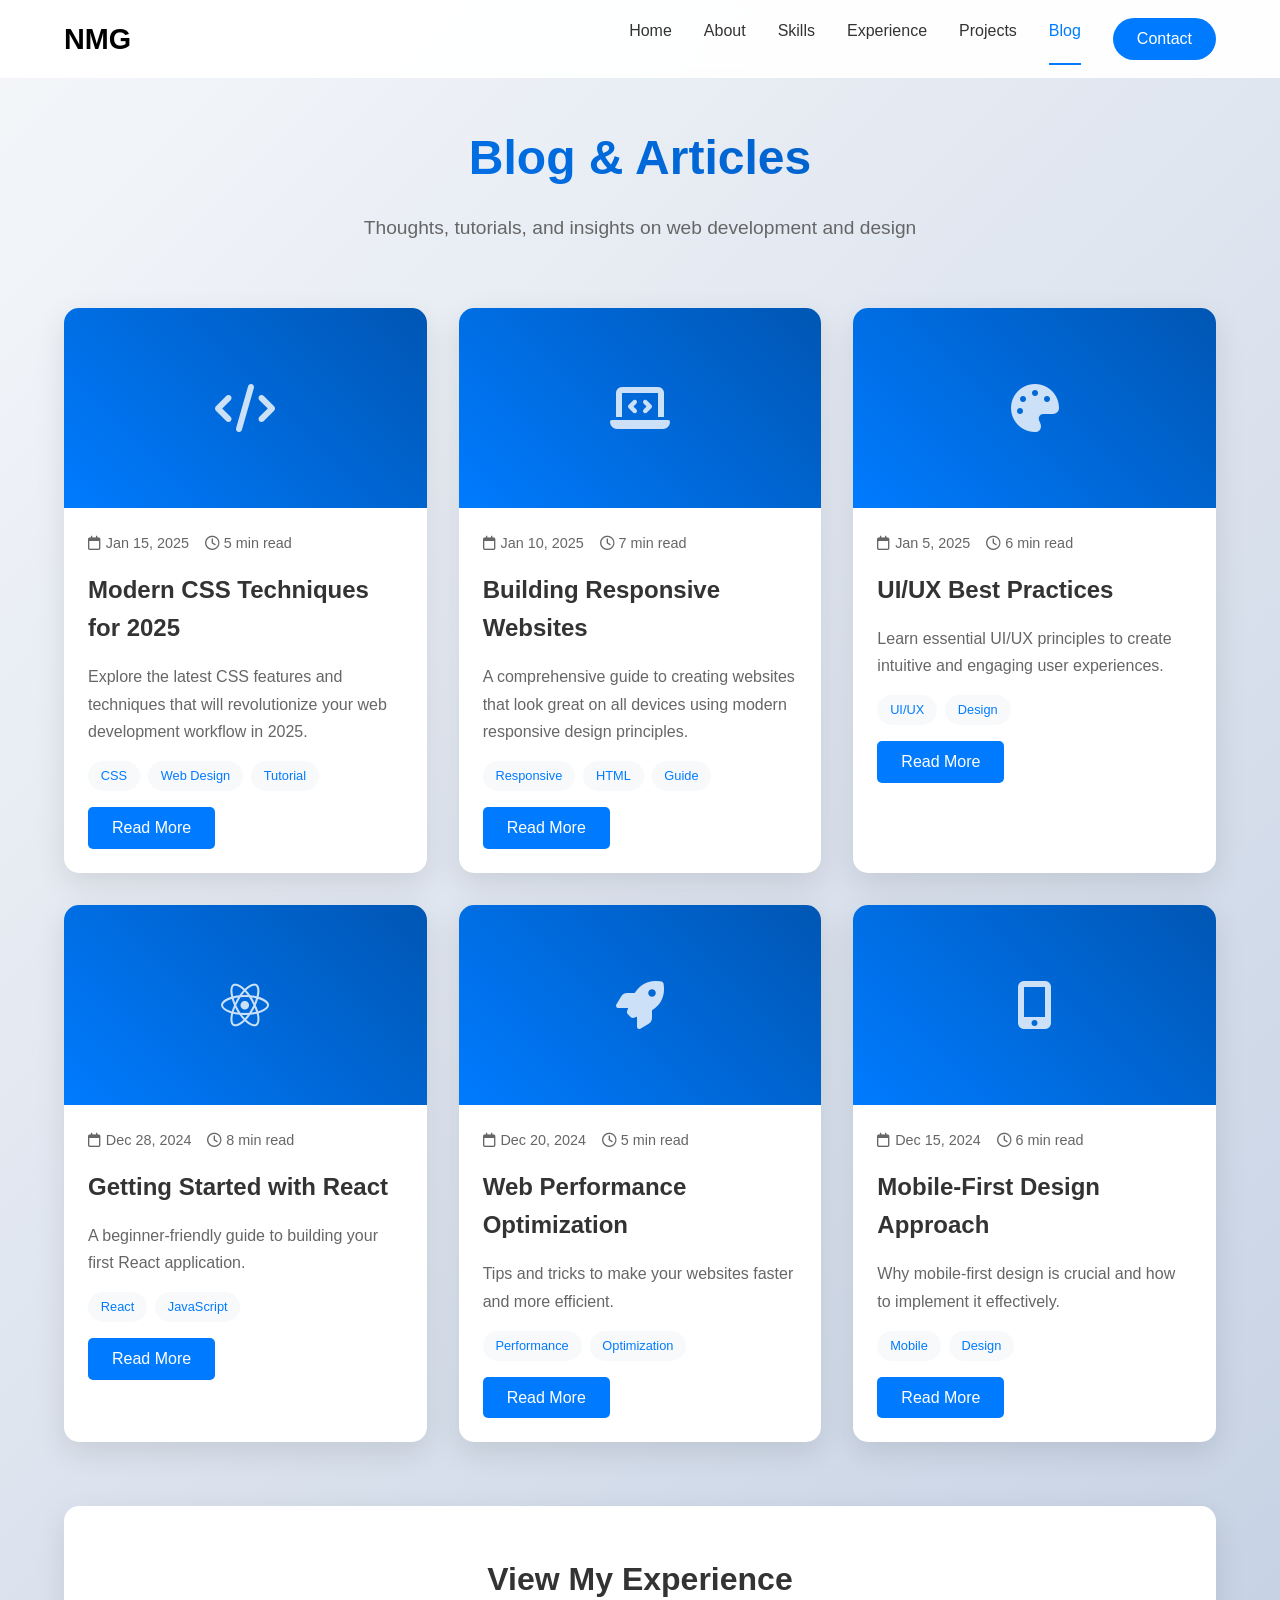
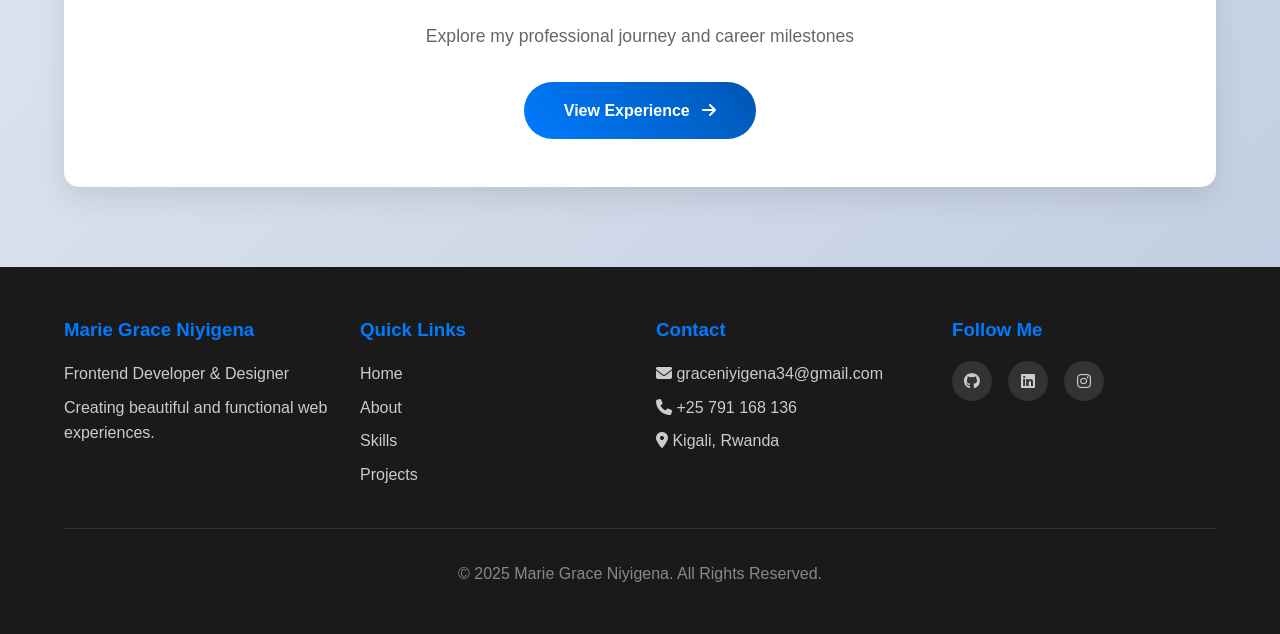
<file: blog.html>
<!DOCTYPE html>
<html lang="en">
<head>
    <meta charset="UTF-8">
    <meta name="viewport" content="width=device-width, initial-scale=1.0">
    <title>Blog - Marie Grace Portfolio</title>
    <link rel="stylesheet" href="https://cdnjs.cloudflare.com/ajax/libs/font-awesome/6.5.0/css/all.min.css">
    <style>
        * {
            margin: 0;
            padding: 0;
            box-sizing: border-box;
        }

        body {
            font-family: 'Inter', -apple-system, BlinkMacSystemFont, sans-serif;
            line-height: 1.6;
            color: #333;
            overflow-x: hidden;
        }

        header {
            position: fixed;
            top: 0;
            width: 100%;
            background: rgba(255, 255, 255, 0.95);
            backdrop-filter: blur(10px);
            z-index: 1000;
            padding: 1rem 5%;
            display: flex;
            justify-content: space-between;
            align-items: center;
        }

        .logo {
            font-size: 1.8rem;
            font-weight: 700;
            color: #000;
        }

        nav {
            display: flex;
            gap: 2rem;
        }

        .hamburger {
            display: none;
            flex-direction: column;
            cursor: pointer;
            gap: 4px;
        }

        .hamburger span {
            width: 25px;
            height: 3px;
            background: #333;
            transition: 0.3s;
            border-radius: 2px;
        }

        nav a {
            text-decoration: none;
            color: #333;
            font-weight: 500;
            transition: color 0.3s ease;
            position: relative;
        }

        nav a:hover, nav a.active {
            color: #007bff;
        }

        nav a::after {
            content: '';
            position: absolute;
            bottom: -5px;
            left: 0;
            width: 0;
            height: 2px;
            background: #007bff;
            transition: width 0.3s ease;
        }

        nav a:hover::after, nav a.active::after {
            width: 100%;
        }

        .contact-btn {
            background: #007bff;
            color: white !important;
            padding: 0.5rem 1.5rem;
            border-radius: 25px;
        }

        .blog-section {
            padding: 120px 5% 80px;
            background: linear-gradient(135deg, #f5f7fa 0%, #c3cfe2 100%);
            min-height: 100vh;
        }

        .blog-container {
            max-width: 1200px;
            margin: 0 auto;
        }

        .section-header {
            text-align: center;
            margin-bottom: 4rem;
        }

        .section-header h1 {
            font-size: 3rem;
            font-weight: 700;
            margin-bottom: 1rem;
            background: linear-gradient(45deg, #007bff, #0056b3);
            -webkit-background-clip: text;
            -webkit-text-fill-color: transparent;
            background-clip: text;
        }

        .section-header p {
            font-size: 1.2rem;
            color: #666;
        }

        .blog-grid {
            display: grid;
            grid-template-columns: repeat(auto-fit, minmax(350px, 1fr));
            gap: 2rem;
        }

        .blog-card {
            background: white;
            border-radius: 15px;
            overflow: hidden;
            box-shadow: 0 10px 30px rgba(0, 0, 0, 0.1);
            transition: all 0.3s ease;
        }

        .blog-card:hover {
            transform: translateY(-10px);
            box-shadow: 0 20px 40px rgba(0, 0, 0, 0.15);
        }

        .blog-image {
            width: 100%;
            height: 200px;
            background: linear-gradient(45deg, #007bff, #0056b3);
            display: flex;
            align-items: center;
            justify-content: center;
        }

        .blog-image i {
            font-size: 3rem;
            color: white;
            opacity: 0.8;
        }

        .blog-content {
            padding: 1.5rem;
        }

        .blog-meta {
            display: flex;
            gap: 1rem;
            margin-bottom: 1rem;
            font-size: 0.9rem;
            color: #666;
        }

        .blog-meta span {
            display: flex;
            align-items: center;
            gap: 0.3rem;
        }

        .blog-title {
            font-size: 1.5rem;
            font-weight: 600;
            margin-bottom: 1rem;
            color: #333;
        }

        .blog-excerpt {
            color: #666;
            margin-bottom: 1rem;
            line-height: 1.7;
        }

        .blog-tags {
            display: flex;
            flex-wrap: wrap;
            gap: 0.5rem;
            margin-bottom: 1rem;
        }

        .tag {
            padding: 0.3rem 0.8rem;
            background: #f8f9fa;
            color: #007bff;
            border-radius: 15px;
            font-size: 0.8rem;
        }

        .read-more {
            display: inline-block;
            padding: 0.5rem 1.5rem;
            background: #007bff;
            color: white;
            text-decoration: none;
            border-radius: 5px;
            transition: all 0.3s ease;
        }

        .read-more:hover {
            background: #0056b3;
        }

        footer {
            background: #1a1a1a;
            color: white;
            padding: 3rem 5%;
        }

        .footer-content {
            max-width: 1200px;
            margin: 0 auto;
            display: grid;
            grid-template-columns: repeat(auto-fit, minmax(250px, 1fr));
            gap: 2rem;
        }

        .footer-section h3 {
            margin-bottom: 1rem;
            color: #007bff;
        }

        .footer-section p, .footer-section a {
            color: #ccc;
            text-decoration: none;
            display: block;
            margin-bottom: 0.5rem;
        }

        .footer-section a:hover {
            color: #007bff;
        }

        .social-links {
            display: flex;
            gap: 1rem;
            margin-top: 1rem;
        }

        .social-links a {
            width: 40px;
            height: 40px;
            background: #333;
            border-radius: 50%;
            display: flex;
            align-items: center;
            justify-content: center;
            transition: all 0.3s ease;
        }

        .social-links a:hover {
            background: #007bff;
            transform: translateY(-3px);
        }

        .footer-bottom {
            text-align: center;
            margin-top: 2rem;
            padding-top: 2rem;
            border-top: 1px solid #333;
            color: #888;
        }

        @media (max-width: 768px) {
            .hamburger {
                display: flex;
            }

            nav {
                position: fixed;
                top: 70px;
                right: -100%;
                width: 100%;
                height: calc(100vh - 70px);
                background: rgba(255, 255, 255, 0.98);
                flex-direction: column;
                padding-top: 3rem;
                gap: 2.5rem;
                transition: right 0.3s ease;
            }

            nav.active {
                right: 0;
            }

            .blog-grid {
                grid-template-columns: 1fr;
            }
        }
    </style>
</head>
<body>

    <header>
        <div class="logo">NMG</div>
        <div class="hamburger" onclick="toggleMenu()">
            <span></span>
            <span></span>
            <span></span>
        </div>
        <nav id="nav">
            <a href="index.html">Home</a>
            <a href="About.html">About</a>
            <a href="skills.html">Skills</a>
            <a href="experience.html">Experience</a>
            <a href="Project.html">Projects</a>
            <a href="blog.html" class="active">Blog</a>
            <a href="Contact.html" class="contact-btn">Contact</a>
        </nav>
    </header>

    <section class="blog-section">
        <div class="blog-container">
            <div class="section-header">
                <h1>Blog & Articles</h1>
                <p>Thoughts, tutorials, and insights on web development and design</p>
            </div>

            <div class="blog-grid">
                <div class="blog-card">
                    <div class="blog-image">
                        <i class="fas fa-code"></i>
                    </div>
                    <div class="blog-content">
                        <div class="blog-meta">
                            <span><i class="far fa-calendar"></i> Jan 15, 2025</span>
                            <span><i class="far fa-clock"></i> 5 min read</span>
                        </div>
                        <h3 class="blog-title">Modern CSS Techniques for 2025</h3>
                        <p class="blog-excerpt">
                            Explore the latest CSS features and techniques that will revolutionize your web development workflow in 2025.
                        </p>
                        <div class="blog-tags">
                            <span class="tag">CSS</span>
                            <span class="tag">Web Design</span>
                            <span class="tag">Tutorial</span>
                        </div>
                        <a href="#" class="read-more">Read More</a>
                    </div>
                </div>

                <div class="blog-card">
                    <div class="blog-image">
                        <i class="fas fa-laptop-code"></i>
                    </div>
                    <div class="blog-content">
                        <div class="blog-meta">
                            <span><i class="far fa-calendar"></i> Jan 10, 2025</span>
                            <span><i class="far fa-clock"></i> 7 min read</span>
                        </div>
                        <h3 class="blog-title">Building Responsive Websites</h3>
                        <p class="blog-excerpt">
                            A comprehensive guide to creating websites that look great on all devices using modern responsive design principles.
                        </p>
                        <div class="blog-tags">
                            <span class="tag">Responsive</span>
                            <span class="tag">HTML</span>
                            <span class="tag">Guide</span>
                        </div>
                        <a href="#" class="read-more">Read More</a>
                    </div>
                </div>

                <div class="blog-card">
                    <div class="blog-image">
                        <i class="fas fa-palette"></i>
                    </div>
                    <div class="blog-content">
                        <div class="blog-meta">
                            <span><i class="far fa-calendar"></i> Jan 5, 2025</span>
                            <span><i class="far fa-clock"></i> 6 min read</span>
                        </div>
                        <h3 class="blog-title">UI/UX Best Practices</h3>
                        <p class="blog-excerpt">
                            Learn essential UI/UX principles to create intuitive and engaging user experiences.
                        </p>
                        <div class="blog-tags">
                            <span class="tag">UI/UX</span>
                            <span class="tag">Design</span>
                        </div>
                        <a href="#" class="read-more">Read More</a>
                    </div>
                </div>

                <div class="blog-card">
                    <div class="blog-image">
                        <i class="fab fa-react"></i>
                    </div>
                    <div class="blog-content">
                        <div class="blog-meta">
                            <span><i class="far fa-calendar"></i> Dec 28, 2024</span>
                            <span><i class="far fa-clock"></i> 8 min read</span>
                        </div>
                        <h3 class="blog-title">Getting Started with React</h3>
                        <p class="blog-excerpt">
                            A beginner-friendly guide to building your first React application.
                        </p>
                        <div class="blog-tags">
                            <span class="tag">React</span>
                            <span class="tag">JavaScript</span>
                        </div>
                        <a href="#" class="read-more">Read More</a>
                    </div>
                </div>

                <div class="blog-card">
                    <div class="blog-image">
                        <i class="fas fa-rocket"></i>
                    </div>
                    <div class="blog-content">
                        <div class="blog-meta">
                            <span><i class="far fa-calendar"></i> Dec 20, 2024</span>
                            <span><i class="far fa-clock"></i> 5 min read</span>
                        </div>
                        <h3 class="blog-title">Web Performance Optimization</h3>
                        <p class="blog-excerpt">
                            Tips and tricks to make your websites faster and more efficient.
                        </p>
                        <div class="blog-tags">
                            <span class="tag">Performance</span>
                            <span class="tag">Optimization</span>
                        </div>
                        <a href="#" class="read-more">Read More</a>
                    </div>
                </div>

                <div class="blog-card">
                    <div class="blog-image">
                        <i class="fas fa-mobile-alt"></i>
                    </div>
                    <div class="blog-content">
                        <div class="blog-meta">
                            <span><i class="far fa-calendar"></i> Dec 15, 2024</span>
                            <span><i class="far fa-clock"></i> 6 min read</span>
                        </div>
                        <h3 class="blog-title">Mobile-First Design Approach</h3>
                        <p class="blog-excerpt">
                            Why mobile-first design is crucial and how to implement it effectively.
                        </p>
                        <div class="blog-tags">
                            <span class="tag">Mobile</span>
                            <span class="tag">Design</span>
                        </div>
                        <a href="#" class="read-more">Read More</a>
                    </div>
                </div>
            </div>

            <div style="text-align: center; margin-top: 4rem; padding: 3rem; background: white; border-radius: 15px; box-shadow: 0 10px 30px rgba(0, 0, 0, 0.1);">
                <h2 style="font-size: 2rem; margin-bottom: 1rem; color: #333;">View My Experience</h2>
                <p style="color: #666; margin-bottom: 2rem; font-size: 1.1rem;">Explore my professional journey and career milestones</p>
                <a href="experience.html" style="display: inline-block; padding: 1rem 2.5rem; background: linear-gradient(45deg, #007bff, #0056b3); color: white; text-decoration: none; border-radius: 30px; font-weight: 600; transition: transform 0.3s ease;" onmouseover="this.style.transform='scale(1.05)'" onmouseout="this.style.transform='scale(1)'">View Experience <i class="fas fa-arrow-right" style="margin-left: 0.5rem;"></i></a>
            </div>
        </div>
    </section>

    <footer>
        <div class="footer-content">
            <div class="footer-section">
                <h3>Marie Grace Niyigena</h3>
                <p>Frontend Developer & Designer</p>
                <p>Creating beautiful and functional web experiences.</p>
            </div>
            <div class="footer-section">
                <h3>Quick Links</h3>
                <a href="index.html">Home</a>
                <a href="About.html">About</a>
                <a href="skills.html">Skills</a>
                <a href="Project.html">Projects</a>
            </div>
            <div class="footer-section">
                <h3>Contact</h3>
                <p><i class="fas fa-envelope"></i> graceniyigena34@gmail.com</p>
                <p><i class="fas fa-phone"></i> +25 791 168 136</p>
                <p><i class="fas fa-map-marker-alt"></i> Kigali, Rwanda</p>
            </div>
            <div class="footer-section">
                <h3>Follow Me</h3>
                <div class="social-links">
                    <a href="https://github.com" target="_blank"><i class="fab fa-github"></i></a>
                    <a href="https://linkedin.com/in/marie-grace-niyigena" target="_blank"><i class="fab fa-linkedin"></i></a>
                    <a href="https://instagram.com/marie_grace_niyigena" target="_blank"><i class="fab fa-instagram"></i></a>
                </div>
            </div>
        </div>
        <div class="footer-bottom">
            <p>&copy; 2025 Marie Grace Niyigena. All Rights Reserved.</p>
        </div>
    </footer>

    <script>
        function toggleMenu() {
            const nav = document.getElementById('nav');
            const hamburger = document.querySelector('.hamburger');
            nav.classList.toggle('active');
            hamburger.classList.toggle('active');
        }

        document.querySelectorAll('nav a').forEach(link => {
            link.addEventListener('click', () => {
                const nav = document.getElementById('nav');
                const hamburger = document.querySelector('.hamburger');
                nav.classList.remove('active');
                hamburger.classList.remove('active');
            });
        });
    </script>

</body>
</html>
</file>
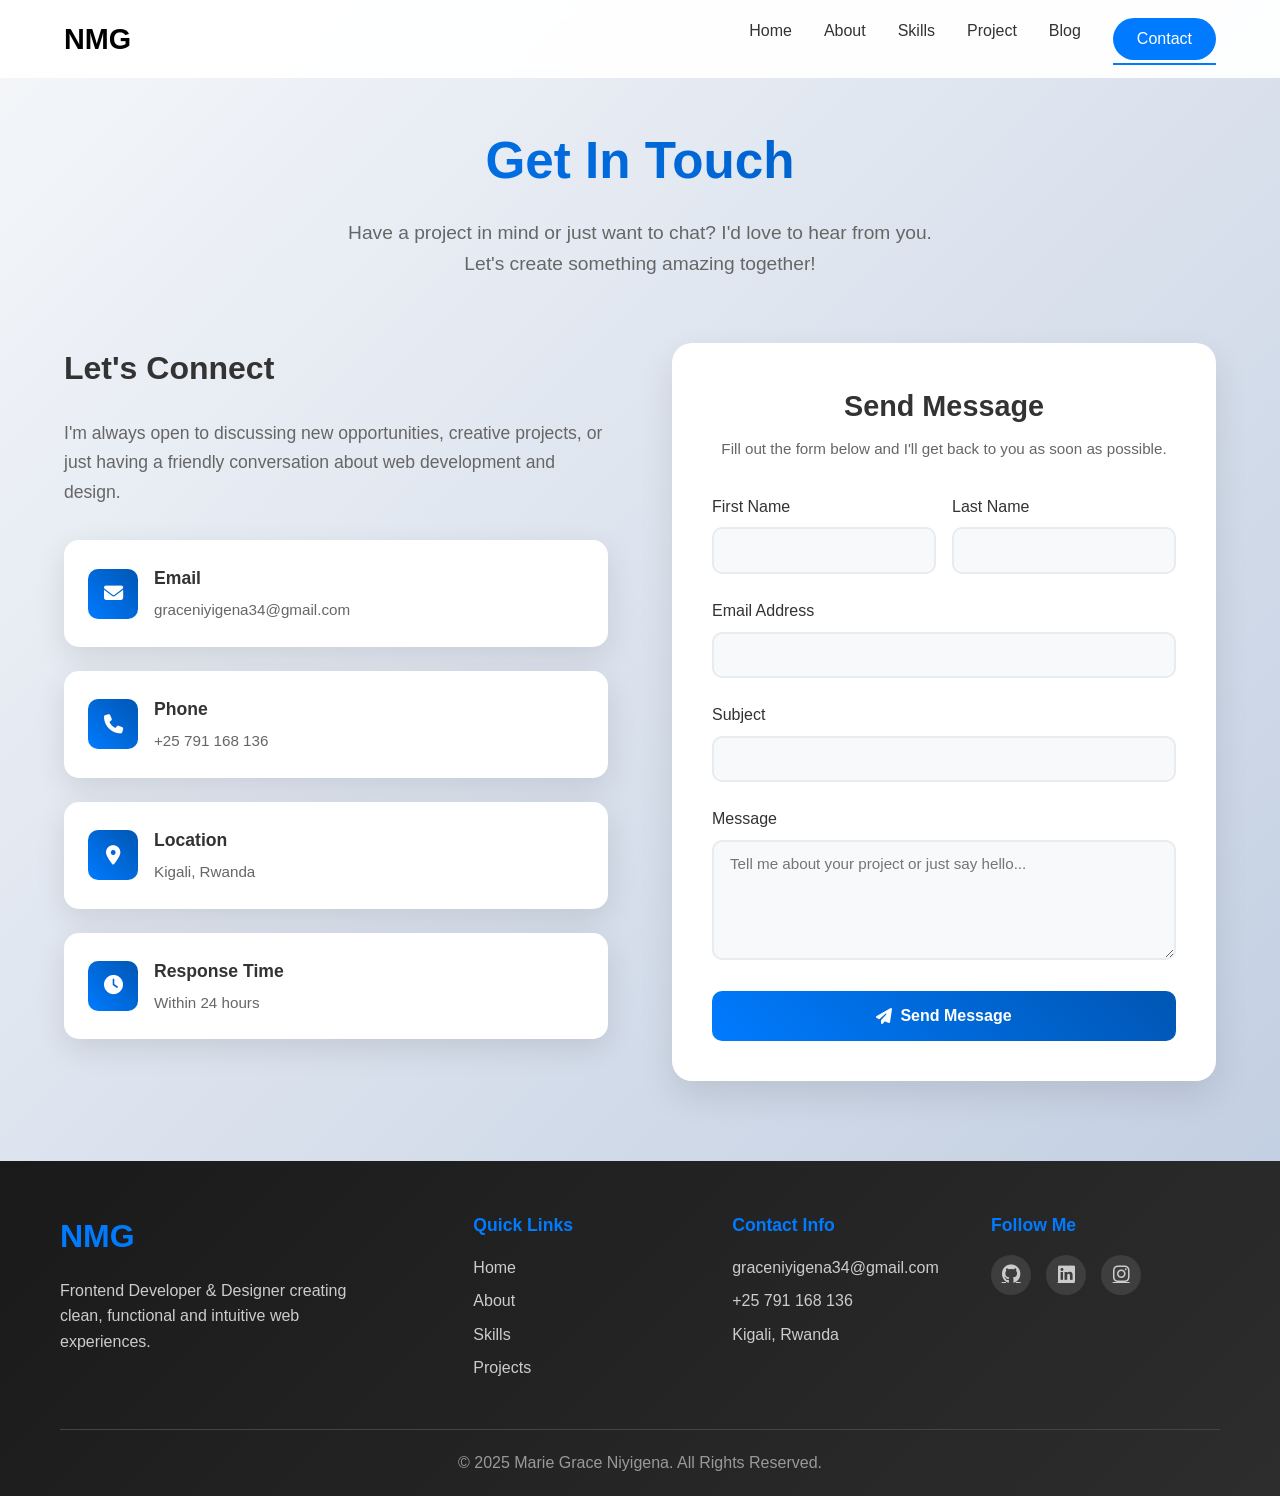
<file: Contact.html>
<!DOCTYPE html>
<html lang="en">
<head>
    <meta charset="UTF-8">
    <meta name="viewport" content="width=device-width, initial-scale=1.0">
    <title>Contact - Marie Grace Portfolio</title>
    <link rel="stylesheet" href="https://cdnjs.cloudflare.com/ajax/libs/font-awesome/6.5.0/css/all.min.css">
    <style>
        * {
            margin: 0;
            padding: 0;
            box-sizing: border-box;
        }

        body {
            font-family: 'Inter', -apple-system, BlinkMacSystemFont, sans-serif;
            line-height: 1.6;
            color: #333;
            overflow-x: hidden;
        }

        /* HEADER */
        header {
            position: fixed;
            top: 0;
            width: 100%;
            background: rgba(255, 255, 255, 0.95);
            backdrop-filter: blur(10px);
            z-index: 1000;
            padding: 1rem 5%;
            display: flex;
            justify-content: space-between;
            align-items: center;
            transition: all 0.3s ease;
        }

        .logo {
            font-size: 1.8rem;
            font-weight: 700;
            color: #000;
        }

        nav {
            display: flex;
            gap: 2rem;
        }

        .hamburger {
            display: none;
            flex-direction: column;
            cursor: pointer;
            gap: 4px;
        }

        .hamburger span {
            width: 25px;
            height: 3px;
            background: #333;
            transition: 0.3s;
            border-radius: 2px;
        }

        nav a {
            text-decoration: none;
            color: #333;
            font-weight: 500;
            transition: color 0.3s ease;
            position: relative;
        }

        nav a:hover, nav a.active {
            color: #007bff;
        }

        nav a::after {
            content: '';
            position: absolute;
            bottom: -5px;
            left: 0;
            width: 0;
            height: 2px;
            background: #007bff;
            transition: width 0.3s ease;
        }

        nav a:hover::after, nav a.active::after {
            width: 100%;
        }

        .contact-btn {
            background: #007bff;
            color: white !important;
            padding: 0.5rem 1.5rem;
            border-radius: 25px;
            transition: all 0.3s ease;
        }

        .contact-btn:hover {
            background: #0056b3;
            transform: translateY(-2px);
        }

        /* CONTACT SECTION */
        .contact-section {
            padding: 120px 5% 80px;
            background: linear-gradient(135deg, #f5f7fa 0%, #c3cfe2 100%);
            min-height: 100vh;
        }

        .contact-container {
            max-width: 1200px;
            margin: 0 auto;
        }

        .section-header {
            text-align: center;
            margin-bottom: 4rem;
            animation: fadeInUp 1s ease;
        }

        .section-header h1 {
            font-size: 3rem;
            font-weight: 700;
            margin-bottom: 1rem;
            background: linear-gradient(45deg, #007bff, #0056b3);
            -webkit-background-clip: text;
            -webkit-text-fill-color: transparent;
            background-clip: text;
        }

        .section-header p {
            font-size: 1.2rem;
            color: #666;
            max-width: 600px;
            margin: 0 auto;
        }

        .contact-content {
            display: grid;
            grid-template-columns: 1fr 1fr;
            gap: 4rem;
            align-items: start;
        }

        /* CONTACT INFO */
        .contact-info {
            animation: slideInLeft 1s ease;
        }

        .contact-info h2 {
            font-size: 2rem;
            font-weight: 600;
            margin-bottom: 1.5rem;
            color: #333;
        }

        .contact-info p {
            font-size: 1.1rem;
            color: #666;
            margin-bottom: 2rem;
            line-height: 1.7;
        }

        .contact-cards {
            display: flex;
            flex-direction: column;
            gap: 1.5rem;
        }

        .contact-card {
            background: white;
            padding: 1.5rem;
            border-radius: 15px;
            box-shadow: 0 10px 30px rgba(0, 0, 0, 0.1);
            display: flex;
            align-items: center;
            gap: 1rem;
            transition: all 0.3s ease;
        }

        .contact-card:hover {
            transform: translateY(-5px);
            box-shadow: 0 15px 35px rgba(0, 0, 0, 0.15);
        }

        .contact-icon {
            width: 50px;
            height: 50px;
            background: linear-gradient(45deg, #007bff, #0056b3);
            border-radius: 10px;
            display: flex;
            align-items: center;
            justify-content: center;
            flex-shrink: 0;
        }

        .contact-icon i {
            font-size: 1.2rem;
            color: white;
        }

        .contact-details h3 {
            font-size: 1.1rem;
            font-weight: 600;
            margin-bottom: 0.3rem;
            color: #333;
        }

        .contact-details p {
            color: #666;
            margin: 0;
            font-size: 0.95rem;
        }

        /* CONTACT FORM */
        .contact-form-container {
            animation: slideInRight 1s ease;
        }

        .contact-form {
            background: white;
            padding: 2.5rem;
            border-radius: 20px;
            box-shadow: 0 15px 35px rgba(0, 0, 0, 0.1);
        }

        .form-header {
            text-align: center;
            margin-bottom: 2rem;
        }

        .form-header h2 {
            font-size: 1.8rem;
            font-weight: 600;
            margin-bottom: 0.5rem;
            color: #333;
        }

        .form-header p {
            color: #666;
            font-size: 0.95rem;
        }

        .form-group {
            margin-bottom: 1.5rem;
        }

        .form-row {
            display: grid;
            grid-template-columns: 1fr 1fr;
            gap: 1rem;
        }

        .form-group label {
            display: block;
            margin-bottom: 0.5rem;
            font-weight: 500;
            color: #333;
        }

        .form-group input,
        .form-group textarea {
            width: 100%;
            padding: 0.8rem 1rem;
            border: 2px solid #e9ecef;
            border-radius: 10px;
            font-size: 0.95rem;
            font-family: inherit;
            transition: all 0.3s ease;
            background: #f8f9fa;
        }

        .form-group input:focus,
        .form-group textarea:focus {
            outline: none;
            border-color: #007bff;
            background: white;
            box-shadow: 0 0 0 3px rgba(0, 123, 255, 0.1);
        }

        .form-group textarea {
            resize: vertical;
            min-height: 120px;
        }

        .submit-btn {
            width: 100%;
            padding: 1rem 2rem;
            background: linear-gradient(45deg, #007bff, #0056b3);
            color: white;
            border: none;
            border-radius: 10px;
            font-size: 1rem;
            font-weight: 600;
            cursor: pointer;
            transition: all 0.3s ease;
            display: flex;
            align-items: center;
            justify-content: center;
            gap: 0.5rem;
        }

        .submit-btn:hover {
            transform: translateY(-2px);
            box-shadow: 0 10px 25px rgba(0, 123, 255, 0.3);
        }

        .submit-btn:active {
            transform: translateY(0);
        }

        .success-message {
            display: none;
            background: #d4edda;
            color: #155724;
            padding: 1rem;
            border-radius: 10px;
            margin-top: 1rem;
            text-align: center;
            border: 1px solid #c3e6cb;
        }

        .success-message.show {
            display: block;
            animation: slideDown 0.3s ease;
        }

        /* FOOTER STYLES */
        .footer {
            background: linear-gradient(135deg, #1a1a1a 0%, #2d2d2d 100%);
            color: white;
            padding: 50px 0 20px;
            margin-top: 0;
        }

        .footer-container {
            max-width: 1200px;
            margin: 0 auto;
            padding: 0 20px;
        }

        .footer-content {
            display: grid;
            grid-template-columns: 1fr 2fr;
            gap: 40px;
            margin-bottom: 40px;
        }

        .footer-brand .footer-logo {
            font-size: 2rem;
            font-weight: 700;
            margin-bottom: 15px;
            color: #007bff;
        }

        .footer-description {
            color: #ccc;
            line-height: 1.6;
            max-width: 300px;
        }

        .footer-links {
            display: grid;
            grid-template-columns: repeat(3, 1fr);
            gap: 30px;
        }

        .footer-section h4 {
            font-size: 1.1rem;
            font-weight: 600;
            margin-bottom: 15px;
            color: #007bff;
        }

        .footer-section ul {
            list-style: none;
        }

        .footer-section ul li {
            margin-bottom: 8px;
        }

        .footer-section ul li a {
            color: #ccc;
            text-decoration: none;
            transition: color 0.3s ease;
        }

        .footer-section ul li a:hover {
            color: #007bff;
        }

        .footer-section ul li:not(:has(a)) {
            color: #ccc;
        }

        .footer-socials {
            display: flex;
            gap: 15px;
        }

        .footer-socials a {
            display: flex;
            align-items: center;
            justify-content: center;
            width: 40px;
            height: 40px;
            background: rgba(255, 255, 255, 0.1);
            border-radius: 50%;
            color: #ccc;
            font-size: 1.2rem;
            transition: all 0.3s ease;
        }

        .footer-socials a:hover {
            background: #007bff;
            color: white;
            transform: translateY(-3px);
        }

        .footer-bottom {
            border-top: 1px solid #444;
            padding-top: 20px;
            text-align: center;
            color: #999;
        }

        /* ANIMATIONS */
        @keyframes fadeInUp {
            from {
                opacity: 0;
                transform: translateY(30px);
            }
            to {
                opacity: 1;
                transform: translateY(0);
            }
        }

        @keyframes slideInLeft {
            from {
                opacity: 0;
                transform: translateX(-50px);
            }
            to {
                opacity: 1;
                transform: translateX(0);
            }
        }

        @keyframes slideInRight {
            from {
                opacity: 0;
                transform: translateX(50px);
            }
            to {
                opacity: 1;
                transform: translateX(0);
            }
        }

        @keyframes slideDown {
            from {
                opacity: 0;
                transform: translateY(-10px);
            }
            to {
                opacity: 1;
                transform: translateY(0);
            }
        }

        /* ULTRA WIDE SCREENS */
        @media (min-width: 1920px) {
            .contact-container {
                max-width: 1400px;
            }

            .section-header h1 {
                font-size: 3.5rem;
            }

            .section-header p {
                font-size: 1.4rem;
            }

            .contact-content {
                gap: 5rem;
            }

            .contact-form {
                padding: 3rem;
            }
        }

        /* LARGE DESKTOP */
        @media (max-width: 1440px) {
            .contact-container {
                max-width: 1200px;
            }

            .section-header h1 {
                font-size: 3.2rem;
            }
        }

        /* STANDARD DESKTOP */
        @media (max-width: 1200px) {
            .contact-section {
                padding: 120px 4% 80px;
            }

            .contact-content {
                gap: 3.5rem;
            }

            .section-header h1 {
                font-size: 3rem;
            }
        }

        /* LAPTOP */
        @media (max-width: 1024px) {
            header {
                padding: 1rem 4%;
            }

            .contact-section {
                padding: 100px 4% 60px;
            }

            .section-header h1 {
                font-size: 2.8rem;
            }

            .section-header p {
                font-size: 1.1rem;
            }

            .contact-content {
                gap: 3rem;
            }

            .contact-form {
                padding: 2.2rem;
            }

            nav {
                gap: 1.5rem;
            }

            nav a {
                font-size: 0.95rem;
            }
        }

        /* TABLET LANDSCAPE */
        @media (max-width: 900px) {
            .section-header h1 {
                font-size: 2.6rem;
            }

            .contact-content {
                gap: 2.5rem;
            }

            .contact-form {
                padding: 2rem;
            }

            .contact-card {
                padding: 1.2rem;
            }
        }

        /* TABLET PORTRAIT */
        @media (max-width: 768px) {
            header {
                padding: 1rem 3%;
            }

            .logo {
                font-size: 1.6rem;
            }

            .hamburger {
                display: flex;
            }

            nav {
                position: fixed;
                top: 70px;
                right: -100%;
                width: 100%;
                height: calc(100vh - 70px);
                background: rgba(255, 255, 255, 0.98);
                backdrop-filter: blur(10px);
                flex-direction: column;
                justify-content: flex-start;
                align-items: center;
                padding-top: 3rem;
                gap: 2.5rem;
                transition: right 0.3s ease;
                box-shadow: -2px 0 10px rgba(0, 0, 0, 0.1);
            }

            nav.active {
                right: 0;
            }

            nav a {
                font-size: 1.3rem;
                padding: 0.8rem 0;
                width: 100%;
                text-align: center;
            }

            .contact-btn {
                margin-top: 1rem;
                padding: 1rem 2rem !important;
            }

            .contact-section {
                padding: 100px 3% 60px;
            }

            .section-header {
                margin-bottom: 3rem;
            }

            .section-header h1 {
                font-size: 2.4rem;
                line-height: 1.2;
            }

            .section-header p {
                font-size: 1rem;
                padding: 0 1rem;
            }

            .contact-content {
                grid-template-columns: 1fr;
                gap: 3rem;
            }

            .contact-info h2 {
                font-size: 1.8rem;
                text-align: center;
            }

            .contact-info p {
                text-align: center;
                padding: 0 1rem;
            }

            .contact-form {
                padding: 2rem;
            }

            .form-row {
                grid-template-columns: 1fr;
                gap: 1.5rem;
            }

            .footer-content {
                grid-template-columns: 1fr;
                gap: 30px;
            }

            .footer-links {
                grid-template-columns: 1fr;
                gap: 25px;
            }
        }

        /* MOBILE LANDSCAPE */
        @media (max-width: 640px) {
            .contact-section {
                padding: 90px 3% 50px;
            }

            .section-header h1 {
                font-size: 2.2rem;
            }

            .section-header p {
                font-size: 0.95rem;
            }

            .contact-content {
                gap: 2.5rem;
            }

            .contact-form {
                padding: 1.8rem;
            }

            .contact-card {
                padding: 1.2rem;
                flex-direction: column;
                text-align: center;
                gap: 0.8rem;
            }

            .contact-icon {
                align-self: center;
            }
        }

        /* MOBILE PORTRAIT */
        @media (max-width: 480px) {
            header {
                padding: 0.8rem 2%;
            }

            .logo {
                font-size: 1.4rem;
            }

            .contact-section {
                padding: 80px 2% 40px;
            }

            .section-header {
                margin-bottom: 2.5rem;
            }

            .section-header h1 {
                font-size: 2rem;
                line-height: 1.1;
            }

            .section-header p {
                font-size: 0.9rem;
                padding: 0 0.5rem;
            }

            .contact-content {
                gap: 2rem;
            }

            .contact-info h2 {
                font-size: 1.6rem;
            }

            .contact-info p {
                font-size: 1rem;
                padding: 0 0.5rem;
            }

            .contact-form {
                padding: 1.5rem;
            }

            .form-header h2 {
                font-size: 1.6rem;
            }

            .form-header p {
                font-size: 0.9rem;
            }

            .contact-card {
                padding: 1rem;
            }

            .contact-details h3 {
                font-size: 1rem;
            }

            .contact-details p {
                font-size: 0.9rem;
            }

            .submit-btn {
                padding: 0.9rem 1.5rem;
                font-size: 0.95rem;
            }
        }

        /* SMALL MOBILE */
        @media (max-width: 375px) {
            .contact-section {
                padding: 70px 2% 30px;
            }

            .section-header h1 {
                font-size: 1.8rem;
            }

            .section-header p {
                font-size: 0.85rem;
            }

            .contact-content {
                gap: 1.5rem;
            }

            .contact-info h2 {
                font-size: 1.4rem;
            }

            .contact-form {
                padding: 1.2rem;
            }

            .form-header h2 {
                font-size: 1.4rem;
            }

            .contact-card {
                padding: 0.8rem;
            }

            .contact-icon {
                width: 40px;
                height: 40px;
            }

            .contact-icon i {
                font-size: 1rem;
            }

            .submit-btn {
                padding: 0.8rem 1.2rem;
                font-size: 0.9rem;
            }
        }

        /* EXTRA SMALL MOBILE */
        @media (max-width: 320px) {
            .section-header h1 {
                font-size: 1.6rem;
            }

            .section-header p {
                font-size: 0.8rem;
            }

            .contact-info h2 {
                font-size: 1.3rem;
            }

            .contact-info p {
                font-size: 0.9rem;
            }

            .contact-form {
                padding: 1rem;
            }

            .form-header h2 {
                font-size: 1.3rem;
            }

            .form-header p {
                font-size: 0.8rem;
            }

            .contact-card {
                padding: 0.7rem;
            }

            .contact-details h3 {
                font-size: 0.9rem;
            }

            .contact-details p {
                font-size: 0.8rem;
            }

            .submit-btn {
                padding: 0.7rem 1rem;
                font-size: 0.85rem;
            }
        }
    </style>
</head>
<body>

    <!-- HEADER -->
    <header>
        <div class="logo">NMG</div>
        <div class="hamburger" onclick="toggleMenu()">
            <span></span>
            <span></span>
            <span></span>
        </div>
        <nav id="nav">
            <a href="index.html">Home</a>
            <a href="About.html">About</a>
            <a href="skills.html">Skills</a>
            <a href="Project.html">Project</a>
            <a href="blog.html">Blog</a>
            <a href="contact.html" class="contact-btn active">Contact</a>
        </nav>
    </header>

    <!-- CONTACT SECTION -->
    <section class="contact-section">
        <div class="contact-container">
            <div class="section-header">
                <h1>Get In Touch</h1>
                <p>Have a project in mind or just want to chat? I'd love to hear from you. Let's create something amazing together!</p>
            </div>

            <div class="contact-content">
                <!-- CONTACT INFO -->
                <div class="contact-info">
                    <h2>Let's Connect</h2>
                    <p>
                        I'm always open to discussing new opportunities, creative projects, 
                        or just having a friendly conversation about web development and design.
                    </p>

                    <div class="contact-cards">
                        <div class="contact-card">
                            <div class="contact-icon">
                                <i class="fas fa-envelope"></i>
                            </div>
                            <div class="contact-details">
                                <h3>Email</h3>
                                <p>graceniyigena34@gmail.com</p>
                            </div>
                        </div>

                        <div class="contact-card">
                            <div class="contact-icon">
                                <i class="fas fa-phone"></i>
                            </div>
                            <div class="contact-details">
                                <h3>Phone</h3>
                                <p>+25 791 168 136</p>
                            </div>
                        </div>

                        <div class="contact-card">
                            <div class="contact-icon">
                                <i class="fas fa-map-marker-alt"></i>
                            </div>
                            <div class="contact-details">
                                <h3>Location</h3>
                                <p>Kigali, Rwanda</p>
                            </div>
                        </div>

                        <div class="contact-card">
                            <div class="contact-icon">
                                <i class="fas fa-clock"></i>
                            </div>
                            <div class="contact-details">
                                <h3>Response Time</h3>
                                <p>Within 24 hours</p>
                            </div>
                        </div>
                    </div>
                </div>

                <!-- CONTACT FORM -->
                <div class="contact-form-container">
                    <form class="contact-form" id="contactForm">
                        <div class="form-header">
                            <h2>Send Message</h2>
                            <p>Fill out the form below and I'll get back to you as soon as possible.</p>
                        </div>

                        <div class="form-row">
                            <div class="form-group">
                                <label for="firstName">First Name</label>
                                <input type="text" id="firstName" name="firstName" required>
                            </div>
                            <div class="form-group">
                                <label for="lastName">Last Name</label>
                                <input type="text" id="lastName" name="lastName" required>
                            </div>
                        </div>

                        <div class="form-group">
                            <label for="email">Email Address</label>
                            <input type="email" id="email" name="email" required>
                        </div>

                        <div class="form-group">
                            <label for="subject">Subject</label>
                            <input type="text" id="subject" name="subject" required>
                        </div>

                        <div class="form-group">
                            <label for="message">Message</label>
                            <textarea id="message" name="message" placeholder="Tell me about your project or just say hello..." required></textarea>
                        </div>

                        <button type="submit" class="submit-btn">
                            <i class="fas fa-paper-plane"></i>
                            Send Message
                        </button>

                        <div class="success-message" id="successMessage">
                            ✓ Thank you! Your message has been sent successfully. I'll get back to you soon.
                        </div>
                    </form>
                </div>
            </div>
        </div>
    </section>

    <!-- FOOTER -->
    <footer class="footer">
        <div class="footer-container">
            <div class="footer-content">
                <div class="footer-brand">
                    <h3 class="footer-logo">NMG</h3>
                    <p class="footer-description">
                        Frontend Developer & Designer creating clean, functional and intuitive web experiences.
                    </p>
                </div>
                
                <div class="footer-links">
                    <div class="footer-section">
                        <h4>Quick Links</h4>
                        <ul>
                            <li><a href="index.html">Home</a></li>
                            <li><a href="About.html">About</a></li>
                            <li><a href="skills.html">Skills</a></li>
                            <li><a href="Project.html">Projects</a></li>
                        </ul>
                    </div>
                    
                    <div class="footer-section">
                        <h4>Contact Info</h4>
                        <ul>
                            <li>graceniyigena34@gmail.com</li>
                            <li>+25 791 168 136</li>
                            <li>Kigali, Rwanda</li>
                        </ul>
                    </div>
                    
                    <div class="footer-section">
                        <h4>Follow Me</h4>
                        <div class="footer-socials">
                            <a href="https://github.com/graceniyigena34" target="_blank"><i class="fab fa-github"></i></a>
                            <a href="https://linkedin.com/in/marie-grace-niyigena" target="_blank"><i class="fab fa-linkedin"></i></a>
                            <a href="https://instagram.com/marie_grace_niyigena" target="_blank"><i class="fab fa-instagram"></i></a>
                        </div>
                    </div>
                </div>
            </div>
            
            <div class="footer-bottom">
                <p>&copy; 2025 Marie Grace Niyigena. All Rights Reserved.</p>
            </div>
        </div>
    </footer>

    <script>
        // Mobile menu toggle
        function toggleMenu() {
            const nav = document.getElementById('nav');
            const hamburger = document.querySelector('.hamburger');
            nav.classList.toggle('active');
            hamburger.classList.toggle('active');
        }

        // Close menu when clicking on a link
        document.querySelectorAll('nav a').forEach(link => {
            link.addEventListener('click', () => {
                const nav = document.getElementById('nav');
                const hamburger = document.querySelector('.hamburger');
                nav.classList.remove('active');
                hamburger.classList.remove('active');
            });
        });

        // Form submission
        document.getElementById('contactForm').addEventListener('submit', function(e) {
            e.preventDefault();
            
            const formData = {
                firstName: document.getElementById('firstName').value,
                lastName: document.getElementById('lastName').value,
                email: document.getElementById('email').value,
                subject: document.getElementById('subject').value,
                message: document.getElementById('message').value
            };

            console.log('Form submitted:', formData);

            // Show success messages
            const successMessage = document.getElementById('successMessage');
            successMessage.classList.add('show');

            // Reset form
            this.reset();

            // Hide success message after 5 seconds
            setTimeout(() => {
                successMessage.classList.remove('show');
            }, 5000);
        });

        // Header scroll effect
        window.addEventListener('scroll', () => {
            const header = document.querySelector('header');
            if (window.scrollY > 100) {
                header.style.background = 'rgba(255, 255, 255, 0.98)';
                header.style.boxShadow = '0 2px 20px rgba(0, 0, 0, 0.1)';
            } else {
                header.style.background = 'rgba(255, 255, 255, 0.95)';
                header.style.boxShadow = 'none';
            }
        });

        // Hamburger animation
        document.querySelector('.hamburger').addEventListener('click', function() {
            this.classList.toggle('active');
        });
    </script>

</body>
</html>
</file>
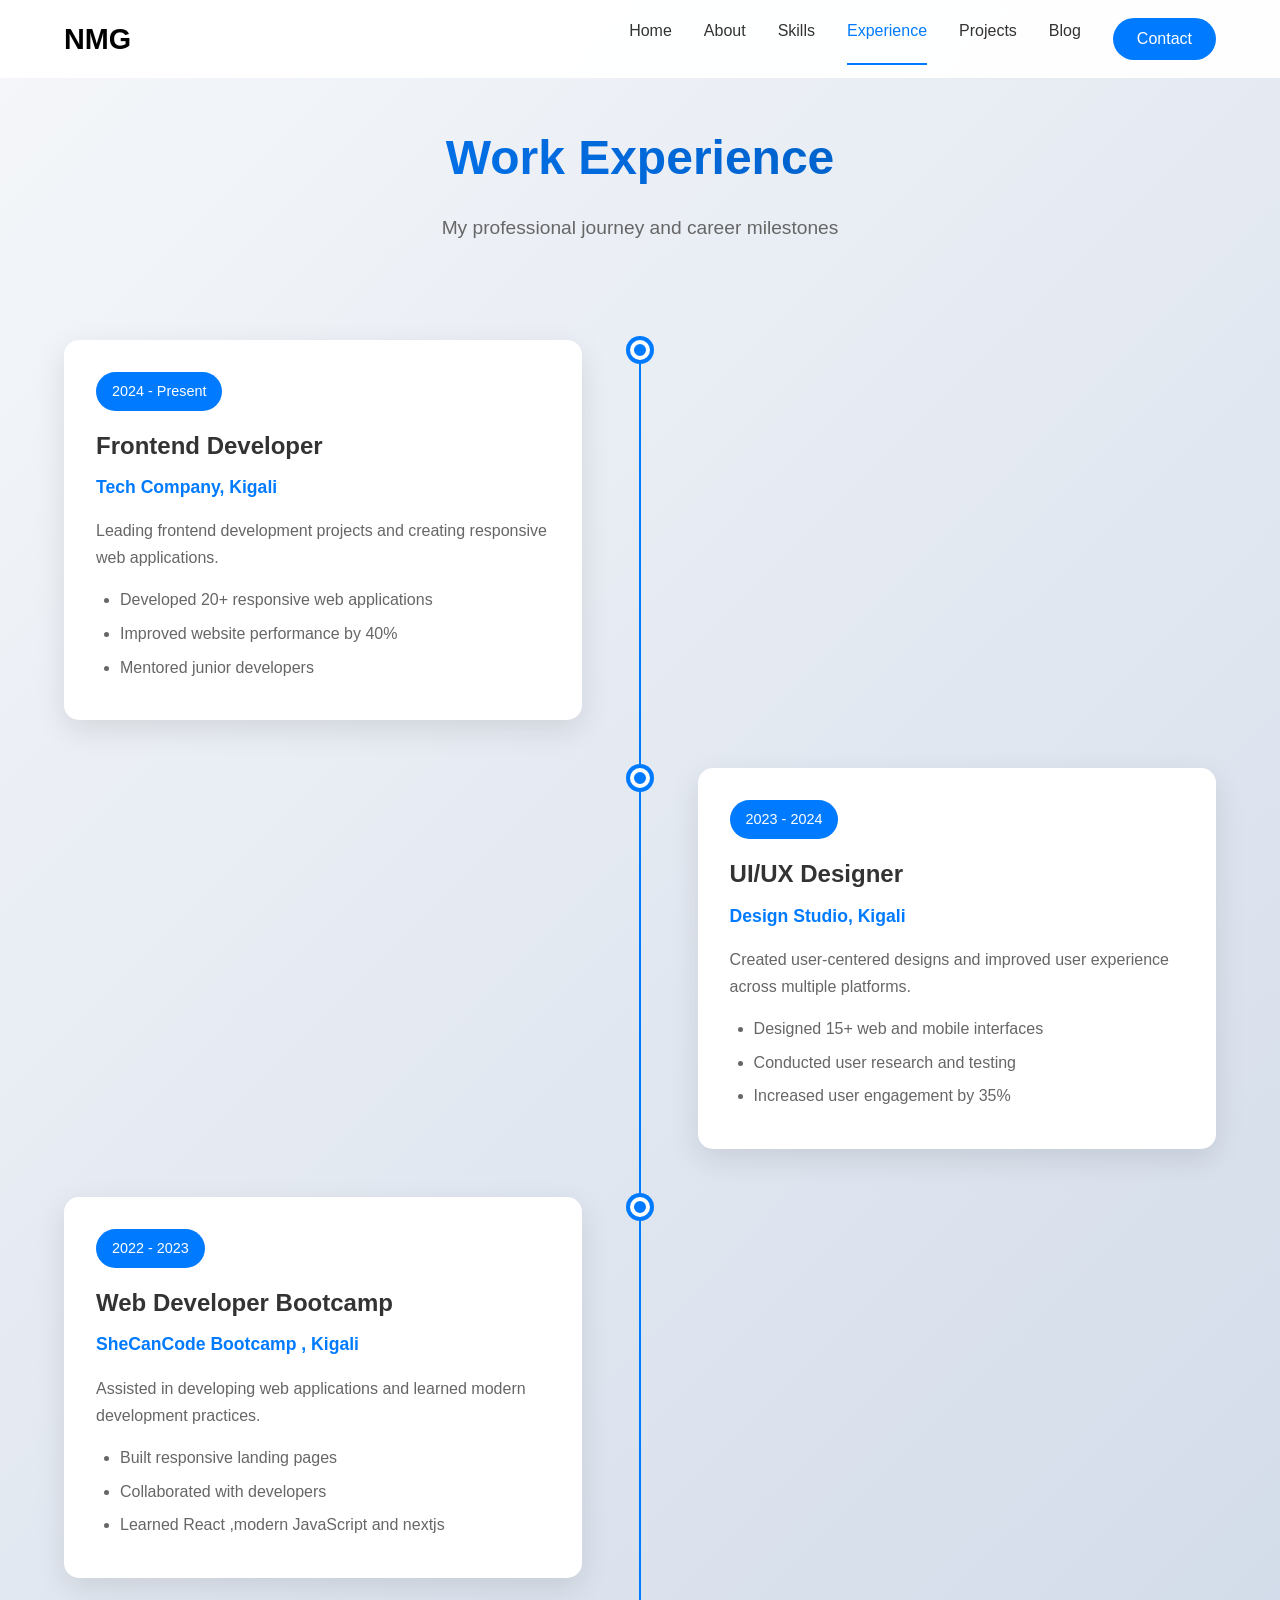
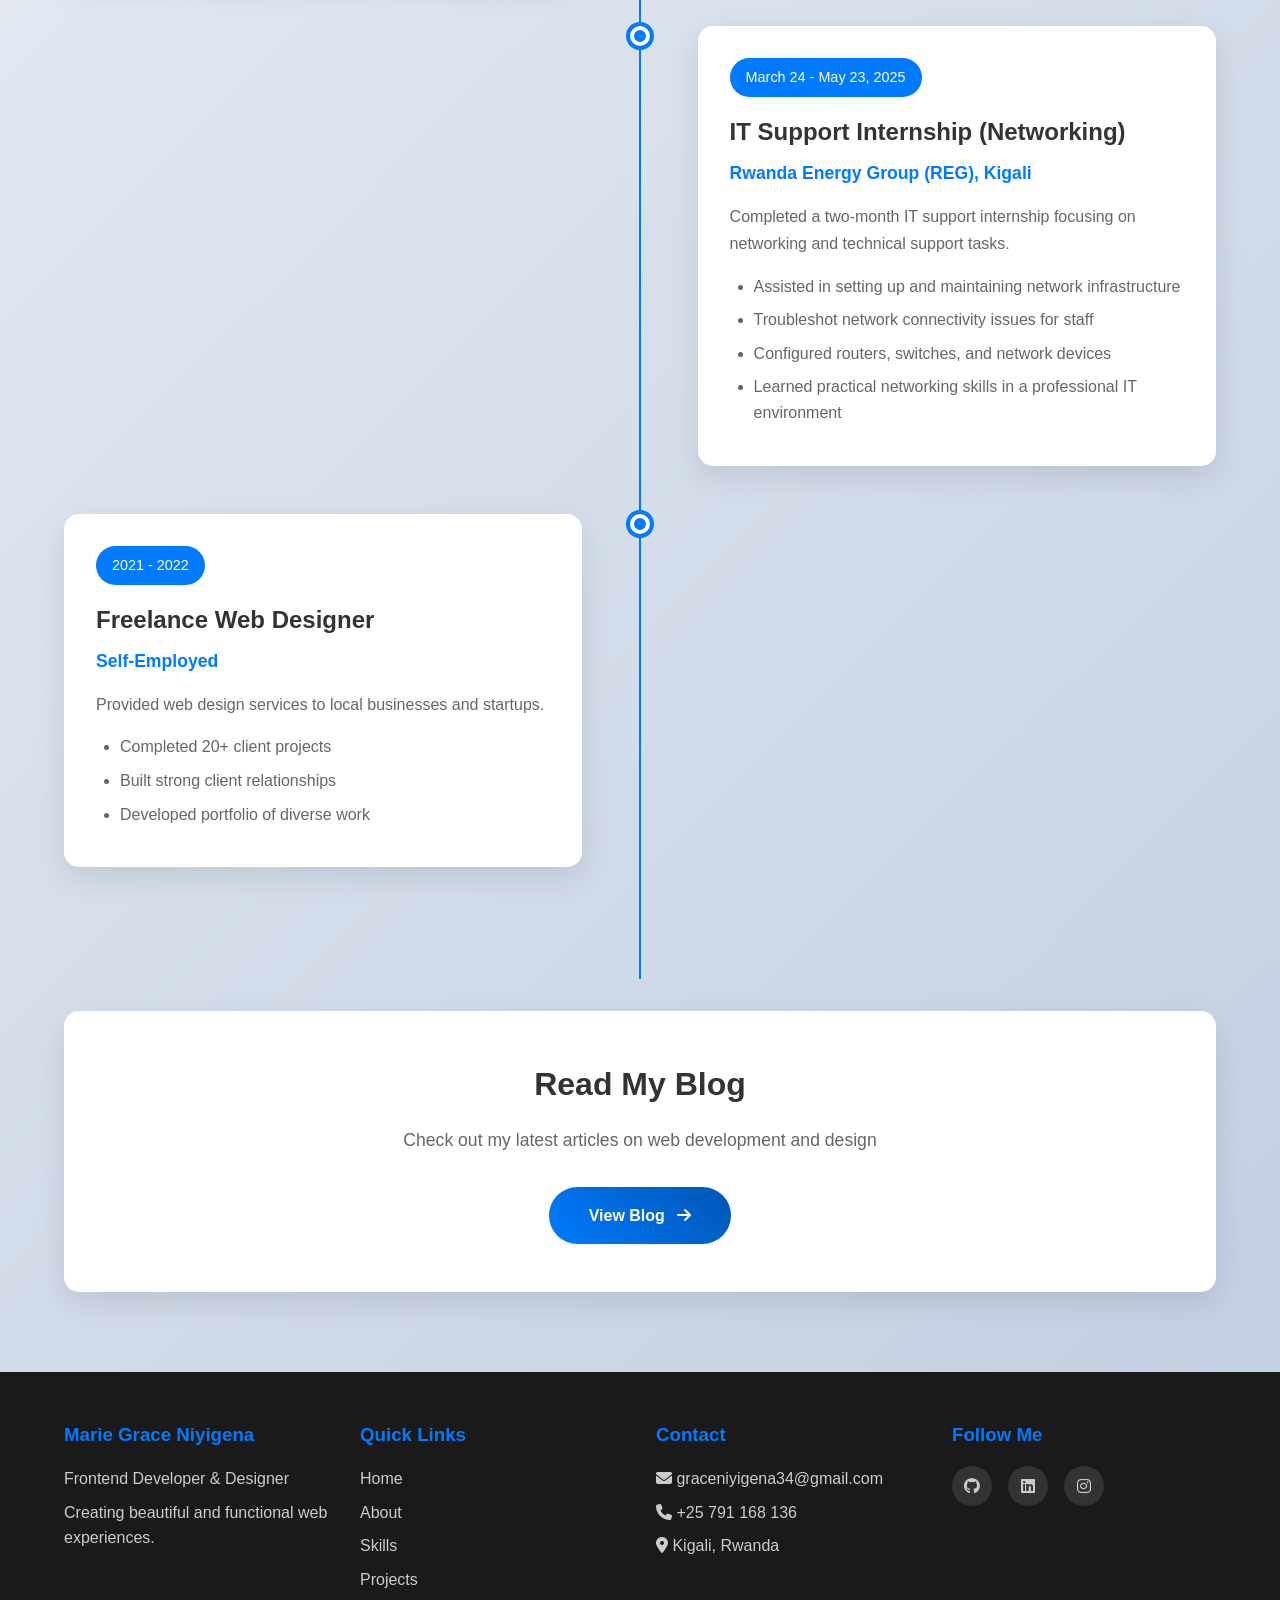
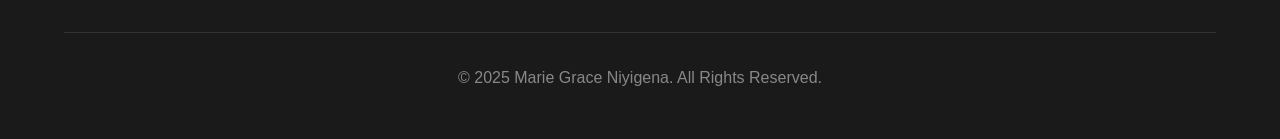
<file: experience.html>
<!DOCTYPE html>
<html lang="en">
<head>
    <meta charset="UTF-8">
    <meta name="viewport" content="width=device-width, initial-scale=1.0">
    <title>Experience - Marie Grace Portfolio</title>
    <link rel="stylesheet" href="https://cdnjs.cloudflare.com/ajax/libs/font-awesome/6.5.0/css/all.min.css">
    <style>
        * {
            margin: 0;
            padding: 0;
            box-sizing: border-box;
        }

        body {
            font-family: 'Inter', -apple-system, BlinkMacSystemFont, sans-serif;
            line-height: 1.6;
            color: #333;
            overflow-x: hidden;
        }

        header {
            position: fixed;
            top: 0;
            width: 100%;
            background: rgba(255, 255, 255, 0.95);
            backdrop-filter: blur(10px);
            z-index: 1000;
            padding: 1rem 5%;
            display: flex;
            justify-content: space-between;
            align-items: center;
        }

        .logo {
            font-size: 1.8rem;
            font-weight: 700;
            color: #000;
        }

        nav {
            display: flex;
            gap: 2rem;
        }

        .hamburger {
            display: none;
            flex-direction: column;
            cursor: pointer;
            gap: 4px;
        }

        .hamburger span {
            width: 25px;
            height: 3px;
            background: #333;
            transition: 0.3s;
            border-radius: 2px;
        }

        nav a {
            text-decoration: none;
            color: #333;
            font-weight: 500;
            transition: color 0.3s ease;
            position: relative;
        }

        nav a:hover, nav a.active {
            color: #007bff;
        }

        nav a::after {
            content: '';
            position: absolute;
            bottom: -5px;
            left: 0;
            width: 0;
            height: 2px;
            background: #007bff;
            transition: width 0.3s ease;
        }

        nav a:hover::after, nav a.active::after {
            width: 100%;
        }

        .contact-btn {
            background: #007bff;
            color: white !important;
            padding: 0.5rem 1.5rem;
            border-radius: 25px;
        }

        .experience-section {
            padding: 120px 5% 80px;
            background: linear-gradient(135deg, #f5f7fa 0%, #c3cfe2 100%);
            min-height: 100vh;
        }

        .experience-container {
            max-width: 1200px;
            margin: 0 auto;
        }

        .section-header {
            text-align: center;
            margin-bottom: 4rem;
        }

        .section-header h1 {
            font-size: 3rem;
            font-weight: 700;
            margin-bottom: 1rem;
            background: linear-gradient(45deg, #007bff, #0056b3);
            -webkit-background-clip: text;
            -webkit-text-fill-color: transparent;
            background-clip: text;
        }

        .section-header p {
            font-size: 1.2rem;
            color: #666;
        }

        .timeline {
            position: relative;
            padding: 2rem 0;
        }

        .timeline::before {
            content: '';
            position: absolute;
            left: 50%;
            transform: translateX(-50%);
            width: 2px;
            height: 100%;
            background: #007bff;
        }

        .timeline-item {
            display: flex;
            margin-bottom: 3rem;
            position: relative;
        }

        .timeline-item:nth-child(odd) {
            flex-direction: row;
        }

        .timeline-item:nth-child(even) {
            flex-direction: row-reverse;
        }

        .timeline-content {
            width: 45%;
            background: white;
            padding: 2rem;
            border-radius: 15px;
            box-shadow: 0 10px 30px rgba(0, 0, 0, 0.1);
            position: relative;
        }

        .timeline-dot {
            position: absolute;
            left: 50%;
            transform: translateX(-50%);
            width: 20px;
            height: 20px;
            background: #007bff;
            border-radius: 50%;
            border: 4px solid white;
            box-shadow: 0 0 0 4px #007bff;
        }

        .timeline-date {
            display: inline-block;
            padding: 0.5rem 1rem;
            background: #007bff;
            color: white;
            border-radius: 20px;
            font-size: 0.9rem;
            margin-bottom: 1rem;
        }

        .timeline-content h3 {
            font-size: 1.5rem;
            margin-bottom: 0.5rem;
            color: #333;
        }

        .timeline-content h4 {
            font-size: 1.1rem;
            color: #007bff;
            margin-bottom: 1rem;
        }

        .timeline-content p {
            color: #666;
            line-height: 1.7;
        }

        .timeline-content ul {
            margin-top: 1rem;
            padding-left: 1.5rem;
        }

        .timeline-content ul li {
            color: #666;
            margin-bottom: 0.5rem;
        }

        @media (max-width: 768px) {
            .hamburger {
                display: flex;
            }

            nav {
                position: fixed;
                top: 70px;
                right: -100%;
                width: 100%;
                height: calc(100vh - 70px);
                background: rgba(255, 255, 255, 0.98);
                flex-direction: column;
                padding-top: 3rem;
                gap: 2.5rem;
                transition: right 0.3s ease;
            }

            nav.active {
                right: 0;
            }

            .timeline::before {
                left: 20px;
            }

            .timeline-item {
                flex-direction: column !important;
            }

            .timeline-content {
                width: 100%;
                margin-left: 50px;
            }

            .timeline-dot {
                left: 20px;
            }
        }

        footer {
            background: #1a1a1a;
            color: white;
            padding: 3rem 5%;
        }

        .footer-content {
            max-width: 1200px;
            margin: 0 auto;
            display: grid;
            grid-template-columns: repeat(auto-fit, minmax(250px, 1fr));
            gap: 2rem;
        }

        .footer-section h3 {
            margin-bottom: 1rem;
            color: #007bff;
        }

        .footer-section p, .footer-section a {
            color: #ccc;
            text-decoration: none;
            display: block;
            margin-bottom: 0.5rem;
        }

        .footer-section a:hover {
            color: #007bff;
        }

        .social-links {
            display: flex;
            gap: 1rem;
            margin-top: 1rem;
        }

        .social-links a {
            width: 40px;
            height: 40px;
            background: #333;
            border-radius: 50%;
            display: flex;
            align-items: center;
            justify-content: center;
            transition: all 0.3s ease;
        }

        .social-links a:hover {
            background: #007bff;
            transform: translateY(-3px);
        }

        .footer-bottom {
            text-align: center;
            margin-top: 2rem;
            padding-top: 2rem;
            border-top: 1px solid #333;
            color: #888;
        }
    </style>
</head>
<body>

    <header>
        <div class="logo">NMG</div>
        <div class="hamburger" onclick="toggleMenu()">
            <span></span>
            <span></span>
            <span></span>
        </div>
        <nav id="nav">
            <a href="index.html">Home</a>
            <a href="About.html">About</a>
            <a href="skills.html">Skills</a>
            <a href="experience.html" class="active">Experience</a>
            <a href="Project.html">Projects</a>
            <a href="blog.html">Blog</a>
            <a href="Contact.html" class="contact-btn">Contact</a>
        </nav>
    </header>

    <section class="experience-section">
        <div class="experience-container">
            <div class="section-header">
                <h1>Work Experience</h1>
                <p>My professional journey and career milestones</p>
            </div>

            <div class="timeline">
                <div class="timeline-item">
                    <div class="timeline-content">
                        <span class="timeline-date">2024 - Present</span>
                        <h3>Frontend Developer</h3>
                        <h4>Tech Company, Kigali</h4>
                        <p>Leading frontend development projects and creating responsive web applications.</p>
                        <ul>
                            <li>Developed 20+ responsive web applications</li>
                            <li>Improved website performance by 40%</li>
                            <li>Mentored junior developers</li>
                        </ul>
                    </div>
                    <div class="timeline-dot"></div>
                </div>

                <div class="timeline-item">
                    <div class="timeline-content">
                        <span class="timeline-date">2023 - 2024</span>
                        <h3>UI/UX Designer</h3>
                        <h4>Design Studio, Kigali</h4>
                        <p>Created user-centered designs and improved user experience across multiple platforms.</p>
                        <ul>
                            <li>Designed 15+ web and mobile interfaces</li>
                            <li>Conducted user research and testing</li>
                            <li>Increased user engagement by 35%</li>
                        </ul>
                    </div>
                    <div class="timeline-dot"></div>
                </div>

                <div class="timeline-item">
                    <div class="timeline-content">
                        <span class="timeline-date">2022 - 2023</span>
                        <h3>Web Developer Bootcamp</h3>
                        <h4>SheCanCode Bootcamp , Kigali</h4>
                        <p>Assisted in developing web applications and learned modern development practices.</p>
                        <ul>
                            <li>Built responsive landing pages</li>
                            <li>Collaborated with  developers</li>
                            <li>Learned React ,modern JavaScript and nextjs</li>
                        </ul>
                    </div>
                    <div class="timeline-dot"></div>
                </div>



<div class="timeline-item">
    <div class="timeline-content">
        <span class="timeline-date">March 24 - May 23, 2025</span>
        <h3>IT Support Internship (Networking)</h3>
        <h4>Rwanda Energy Group (REG), Kigali</h4>
        <p>Completed a two-month IT support internship focusing on networking and technical support tasks.</p>
        <ul>
            <li>Assisted in setting up and maintaining network infrastructure</li>
            <li>Troubleshot network connectivity issues for staff</li>
            <li>Configured routers, switches, and network devices</li>
            <li>Learned practical networking skills in a professional IT environment</li>
        </ul>
    </div>
    <div class="timeline-dot"></div>
</div>



























































                <div class="timeline-item">
                    <div class="timeline-content">
                        <span class="timeline-date">2021 - 2022</span>
                        <h3>Freelance Web Designer</h3>
                        <h4>Self-Employed</h4>
                        <p>Provided web design services to local businesses and startups.</p>
                        <ul>
                            <li>Completed 20+ client projects</li>
                            <li>Built strong client relationships</li>
                            <li>Developed portfolio of diverse work</li>
                        </ul>
                    </div>
                    <div class="timeline-dot"></div>
                </div>
            </div>

            <div style="text-align: center; margin-top: 4rem; padding: 3rem; background: white; border-radius: 15px; box-shadow: 0 10px 30px rgba(0, 0, 0, 0.1);">
                <h2 style="font-size: 2rem; margin-bottom: 1rem; color: #333;">Read My Blog</h2>
                <p style="color: #666; margin-bottom: 2rem; font-size: 1.1rem;">Check out my latest articles on web development and design</p>
                <a href="blog.html" style="display: inline-block; padding: 1rem 2.5rem; background: linear-gradient(45deg, #007bff, #0056b3); color: white; text-decoration: none; border-radius: 30px; font-weight: 600; transition: transform 0.3s ease;" onmouseover="this.style.transform='scale(1.05)'" onmouseout="this.style.transform='scale(1)'">View Blog <i class="fas fa-arrow-right" style="margin-left: 0.5rem;"></i></a>
            </div>
        </div>
    </section>

    <script>
        function toggleMenu() {
            const nav = document.getElementById('nav');
            const hamburger = document.querySelector('.hamburger');
            nav.classList.toggle('active');
            hamburger.classList.toggle('active');
        }

        document.querySelectorAll('nav a').forEach(link => {
            link.addEventListener('click', () => {
                const nav = document.getElementById('nav');
                const hamburger = document.querySelector('.hamburger');
                nav.classList.remove('active');
                hamburger.classList.remove('active');
            });
        });
    </script>

    <footer>
        <div class="footer-content">
            <div class="footer-section">
                <h3>Marie Grace Niyigena</h3>
                <p>Frontend Developer & Designer</p>
                <p>Creating beautiful and functional web experiences.</p>
            </div>
            <div class="footer-section">
                <h3>Quick Links</h3>
                <a href="index.html">Home</a>
                <a href="About.html">About</a>
                <a href="skills.html">Skills</a>
                <a href="Project.html">Projects</a>
            </div>
            <div class="footer-section">
                <h3>Contact</h3>
                <p><i class="fas fa-envelope"></i> graceniyigena34@gmail.com</p>
                <p><i class="fas fa-phone"></i> +25 791 168 136</p>
                <p><i class="fas fa-map-marker-alt"></i> Kigali, Rwanda</p>
            </div>
            <div class="footer-section">
                <h3>Follow Me</h3>
                <div class="social-links">
                    <a href="https://github.com/graceniyigena34" target="_blank"><i class="fab fa-github"></i></a>
                    <a href="https://linkedin.com/in/marie-grace-niyigena" target="_blank"><i class="fab fa-linkedin"></i></a>
                    <a href="https://instagram.com/marie_grace_niyigena" target="_blank"><i class="fab fa-instagram"></i></a>
                </div>
            </div>
        </div>
        <div class="footer-bottom">
            <p>&copy; 2025 Marie Grace Niyigena. All Rights Reserved.</p>
        </div>
    </footer>

</body>
</html>
</file>
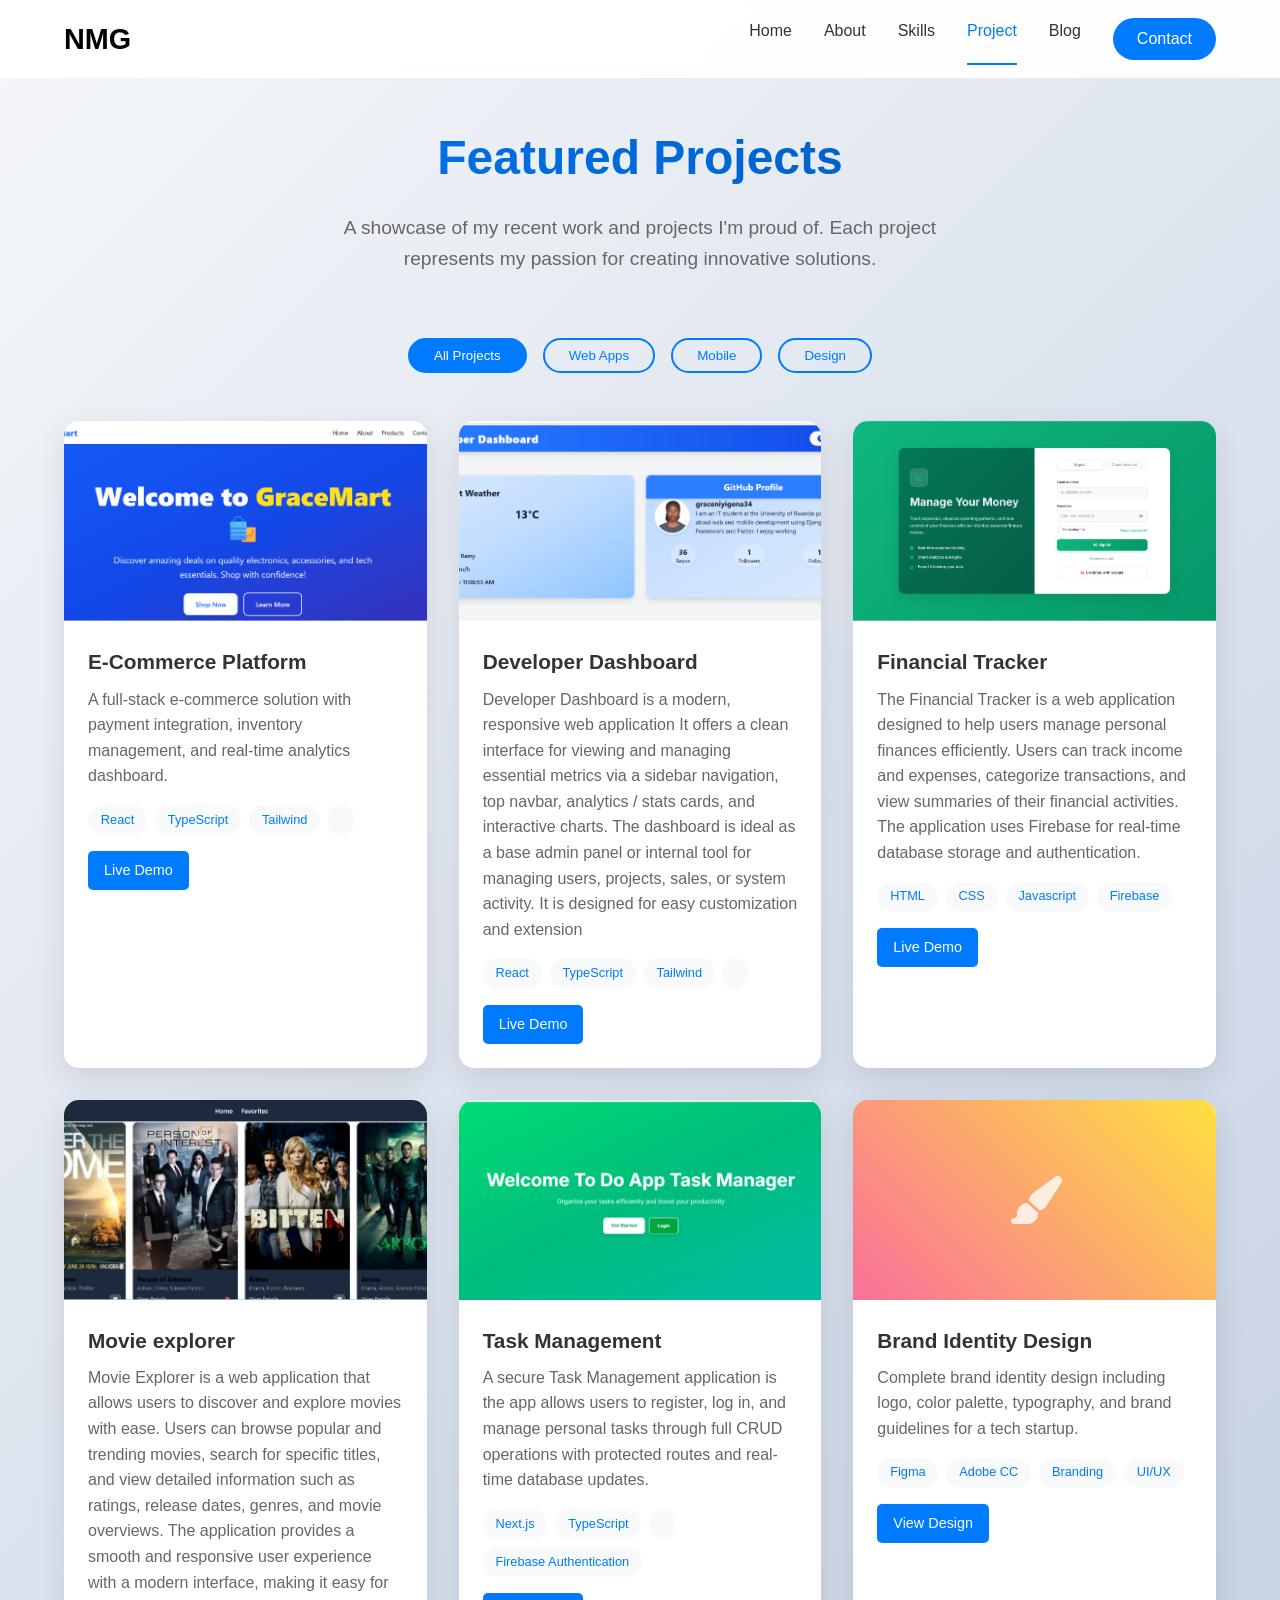
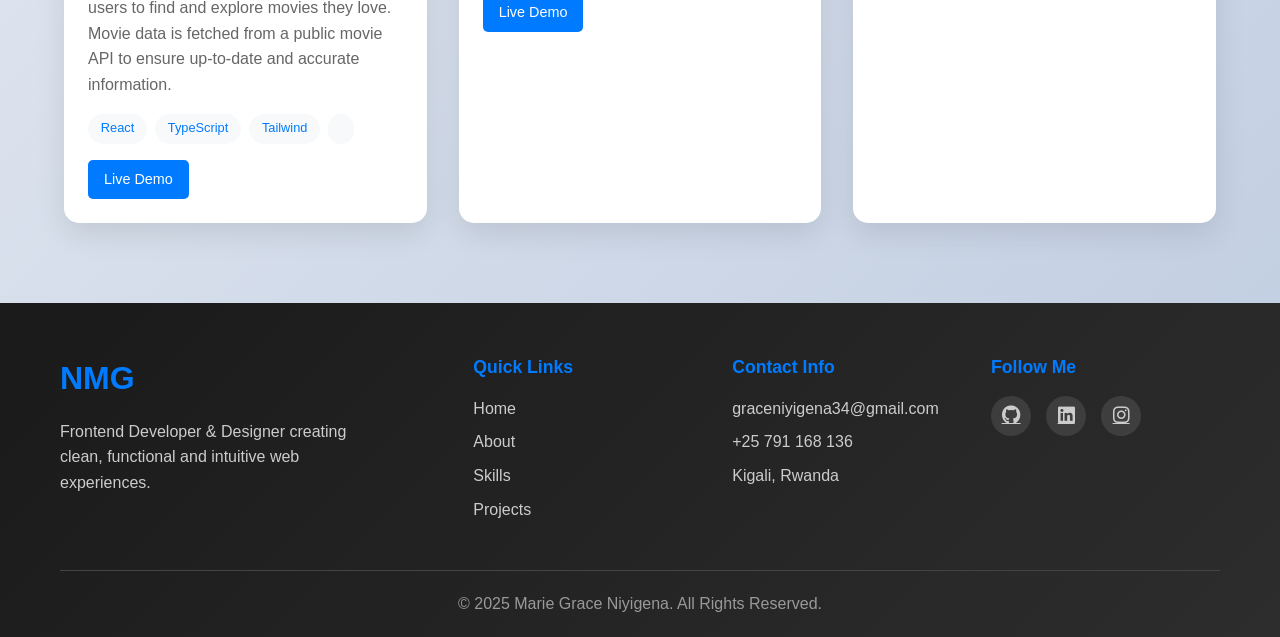
<file: Project.html>
<!DOCTYPE html>
<html lang="en">
<head>
    <meta charset="UTF-8">
    <meta name="viewport" content="width=device-width, initial-scale=1.0">
    <title>Projects - Marie Grace Portfolio</title>
    <link rel="stylesheet" href="https://cdnjs.cloudflare.com/ajax/libs/font-awesome/6.5.0/css/all.min.css">
    <style>
        * {
            margin: 0;
            padding: 0;
            box-sizing: border-box;
        }

        body {
            font-family: 'Inter', -apple-system, BlinkMacSystemFont, sans-serif;
            line-height: 1.6;
            color: #333;
            overflow-x: hidden;
        }

        /* HEADER */
        header {
            position: fixed;
            top: 0;
            width: 100%;
            background: rgba(255, 255, 255, 0.95);
            backdrop-filter: blur(10px);
            z-index: 1000;
            padding: 1rem 5%;
            display: flex;
            justify-content: space-between;
            align-items: center;
            transition: all 0.3s ease;
        }

        .logo {
            font-size: 1.8rem;
            font-weight: 700;
            color: #000;
        }

        nav {
            display: flex;
            gap: 2rem;
        }

        .hamburger {
            display: none;
            flex-direction: column;
            cursor: pointer;
            gap: 4px;
        }

        .hamburger span {
            width: 25px;
            height: 3px;
            background: #333;
            transition: 0.3s;
            border-radius: 2px;
        }

        nav a {
            text-decoration: none;
            color: #333;
            font-weight: 500;
            transition: color 0.3s ease;
            position: relative;
        }

        nav a:hover, nav a.active {
            color: #007bff;
        }

        nav a::after {
            content: '';
            position: absolute;
            bottom: -5px;
            left: 0;
            width: 0;
            height: 2px;
            background: #007bff;
            transition: width 0.3s ease;
        }

        nav a:hover::after, nav a.active::after {
            width: 100%;
        }

        .contact-btn {
            background: #007bff;
            color: white !important;
            padding: 0.5rem 1.5rem;
            border-radius: 25px;
            transition: all 0.3s ease;
        }

        .contact-btn:hover {
            background: #0056b3;
            transform: translateY(-2px);
        }

        /* PROJECTS SECTION */
        .projects-section {
            padding: 120px 5% 80px;
            background: linear-gradient(135deg, #f5f7fa 0%, #c3cfe2 100%);
            min-height: 100vh;
        }

        .projects-container {
            max-width: 1200px;
            margin: 0 auto;
        }

        .section-header {
            text-align: center;
            margin-bottom: 4rem;
            animation: fadeInUp 1s ease;
        }

        .section-header h1 {
            font-size: 3rem;
            font-weight: 700;
            margin-bottom: 1rem;
            background: linear-gradient(45deg, #007bff, #0056b3);
            -webkit-background-clip: text;
            -webkit-text-fill-color: transparent;
            background-clip: text;
        }

        .section-header p {
            font-size: 1.2rem;
            color: #666;
            max-width: 600px;
            margin: 0 auto;
        }

        /* PROJECT FILTER */
        .project-filter {
            display: flex;
            justify-content: center;
            gap: 1rem;
            margin-bottom: 3rem;
            animation: fadeInUp 1s ease 0.2s;
            animation-fill-mode: both;
        }

        .filter-btn {
            padding: 0.5rem 1.5rem;
            border: 2px solid #007bff;
            background: transparent;
            color: #007bff;
            border-radius: 25px;
            cursor: pointer;
            transition: all 0.3s ease;
            font-weight: 500;
        }

        .filter-btn.active,
        .filter-btn:hover {
            background: #007bff;
            color: white;
        }

        /* PROJECTS GRID */
        .projects-grid {
            display: grid;
            grid-template-columns: repeat(auto-fit, minmax(350px, 1fr));
            gap: 2rem;
        }

        .project-card {
            background: white;
            border-radius: 15px;
            overflow: hidden;
            box-shadow: 0 10px 30px rgba(0, 0, 0, 0.1);
            transition: all 0.3s ease;
            animation: fadeInUp 1s ease;
            animation-fill-mode: both;
        }

        .project-card:nth-child(1) { animation-delay: 0.3s; }
        .project-card:nth-child(2) { animation-delay: 0.4s; }
        .project-card:nth-child(3) { animation-delay: 0.5s; }
        .project-card:nth-child(4) { animation-delay: 0.6s; }

        .project-card:hover {
            transform: translateY(-10px);
            box-shadow: 0 20px 40px rgba(0, 0, 0, 0.15);
        }

        .project-image {
            width: 100%;
            height: 200px;
            background: linear-gradient(45deg, #007bff, #0056b3);
            display: flex;
            align-items: center;
            justify-content: center;
            position: relative;
            overflow: hidden;
        }

        .project-image i {
            font-size: 3rem;
            color: white;
            opacity: 0.8;
        }

        .project-overlay {
            position: absolute;
            top: 0;
            left: 0;
            right: 0;
            bottom: 0;
            background: rgba(0, 0, 0, 0.7);
            display: flex;
            align-items: center;
            justify-content: center;
            gap: 1rem;
            opacity: 0;
            transition: opacity 0.3s ease;
        }

        .project-card:hover .project-overlay {
            opacity: 1;
        }

        .overlay-btn {
            padding: 0.5rem 1rem;
            background: white;
            color: #333;
            text-decoration: none;
            border-radius: 5px;
            font-size: 0.9rem;
            font-weight: 500;
            transition: all 0.3s ease;
        }

        .overlay-btn:hover {
            background: #007bff;
            color: white;
        }

        .project-content {
            padding: 1.5rem;
        }

        .project-title {
            font-size: 1.3rem;
            font-weight: 600;
            margin-bottom: 0.5rem;
            color: #333;
        }

        .project-description {
            color: #666;
            margin-bottom: 1rem;
            line-height: 1.6;
        }

        .project-tech {
            display: flex;
            flex-wrap: wrap;
            gap: 0.5rem;
            margin-bottom: 1rem;
        }

        .tech-tag {
            padding: 0.3rem 0.8rem;
            background: #f8f9fa;
            color: #007bff;
            border-radius: 15px;
            font-size: 0.8rem;
            font-weight: 500;
        }

        .project-links {
            display: flex;
            gap: 1rem;
        }

        .project-link {
            padding: 0.5rem 1rem;
            text-decoration: none;
            border-radius: 5px;
            font-size: 0.9rem;
            font-weight: 500;
            transition: all 0.3s ease;
        }

        .project-link.primary {
            background: #007bff;
            color: white;
        }

        .project-link.primary:hover {
            background: #0056b3;
        }

        .project-link.secondary {
            border: 1px solid #007bff;
            color: #007bff;
        }

        .project-link.secondary:hover {
            background: #007bff;
            color: white;
        }

        /* FOOTER STYLES */
        .footer {
            background: linear-gradient(135deg, #1a1a1a 0%, #2d2d2d 100%);
            color: white;
            padding: 50px 0 20px;
            margin-top: 0;
        }

        .footer-container {
            max-width: 1200px;
            margin: 0 auto;
            padding: 0 20px;
        }

        .footer-content {
            display: grid;
            grid-template-columns: 1fr 2fr;
            gap: 40px;
            margin-bottom: 40px;
        }

        .footer-brand .footer-logo {
            font-size: 2rem;
            font-weight: 700;
            margin-bottom: 15px;
            color: #007bff;
        }

        .footer-description {
            color: #ccc;
            line-height: 1.6;
            max-width: 300px;
        }

        .footer-links {
            display: grid;
            grid-template-columns: repeat(3, 1fr);
            gap: 30px;
        }

        .footer-section h4 {
            font-size: 1.1rem;
            font-weight: 600;
            margin-bottom: 15px;
            color: #007bff;
        }

        .footer-section ul {
            list-style: none;
        }

        .footer-section ul li {
            margin-bottom: 8px;
        }

        .footer-section ul li a {
            color: #ccc;
            text-decoration: none;
            transition: color 0.3s ease;
        }

        .footer-section ul li a:hover {
            color: #007bff;
        }

        .footer-section ul li:not(:has(a)) {
            color: #ccc;
        }

        .footer-socials {
            display: flex;
            gap: 15px;
        }

        .footer-socials a {
            display: flex;
            align-items: center;
            justify-content: center;
            width: 40px;
            height: 40px;
            background: rgba(255, 255, 255, 0.1);
            border-radius: 50%;
            color: #ccc;
            font-size: 1.2rem;
            transition: all 0.3s ease;
        }

        .footer-socials a:hover {
            background: #007bff;
            color: white;
            transform: translateY(-3px);
        }

        .footer-bottom {
            border-top: 1px solid #444;
            padding-top: 20px;
            text-align: center;
            color: #999;
        }

        /* ANIMATIONS */
        @keyframes fadeInUp {
            from {
                opacity: 0;
                transform: translateY(30px);
            }
            to {
                opacity: 1;
                transform: translateY(0);
            }
        }

        /* RESPONSIVE */
        @media (max-width: 768px) {
            .hamburger {
                display: flex;
            }

            nav {
                position: fixed;
                top: 70px;
                right: -100%;
                width: 100%;
                height: calc(100vh - 70px);
                background: rgba(255, 255, 255, 0.98);
                backdrop-filter: blur(10px);
                flex-direction: column;
                justify-content: flex-start;
                align-items: center;
                padding-top: 3rem;
                gap: 2.5rem;
                transition: right 0.3s ease;
            }

            nav.active {
                right: 0;
            }

            .section-header h1 {
                font-size: 2.5rem;
            }

            .projects-grid {
                grid-template-columns: 1fr;
                gap: 1.5rem;
            }

            .project-filter {
                flex-wrap: wrap;
                gap: 0.5rem;
            }

            .filter-btn {
                padding: 0.4rem 1rem;
                font-size: 0.9rem;
            }

            .footer-content {
                grid-template-columns: 1fr;
                gap: 30px;
            }

            .footer-links {
                grid-template-columns: 1fr;
                gap: 25px;
            }
        }

        @media (max-width: 480px) {
            .section-header h1 {
                font-size: 2rem;
            }

            .project-card {
                margin: 0 1rem;
            }

            .project-content {
                padding: 1rem;
            }

            .project-links {
                flex-direction: column;
            }
        }
    </style>
</head>
<body>

    <!-- HEADER -->
    <header>
        <div class="logo">NMG</div>
        <div class="hamburger" onclick="toggleMenu()">
            <span></span>
            <span></span>
            <span></span>
        </div>
        <nav id="nav">
            <a href="index.html">Home</a>
            <a href="About.html">About</a>
            <a href="skills.html">Skills</a>
            <a href="Project.html" class="active">Project</a>
            <a href="blog.html">Blog</a>
            <a href="Contact.html" class="contact-btn">Contact</a>
        </nav>
    </header>

    <!-- PROJECTS SECTION -->
    <section class="projects-section">
        <div class="projects-container">
            <div class="section-header">
                <h1>Featured Projects</h1>
                <p>A showcase of my recent work and projects I'm proud of. Each project represents my passion for creating innovative solutions.</p>
            </div>

            <!-- PROJECT FILTER -->
            <div class="project-filter">
                <button class="filter-btn active" data-filter="all">All Projects</button>
                <button class="filter-btn" data-filter="web">Web Apps</button>
                <button class="filter-btn" data-filter="mobile">Mobile</button>
                <button class="filter-btn" data-filter="design">Design</button>
            </div>

            <!-- PROJECTS GRID -->
            <div class="projects-grid">
                <div class="project-card" data-category="web">
                    <div class="project-image" style="background: url('E-commerce image.png') center/cover; position: relative;">
                        <div class="project-overlay">
                            <a href="https://e-commerce-vxgc-lake.vercel.app" class="overlay-btn">Live Demo</a>
                        </div>
                    </div>
                    <div class="project-content">
                        <h3 class="project-title">E-Commerce Platform</h3>
                        <p class="project-description">
                            A full-stack e-commerce solution with payment integration, inventory management, and real-time analytics dashboard.
                        </p>
                        <div class="project-tech">
                            <span class="tech-tag">React</span>
                            <span class="tech-tag">TypeScript</span>
                            <span class="tech-tag">Tailwind</span>
                            <span class="tech-tag"></span>
                        </div>
                        <div class="project-links">
                            <a href="https://e-commerce-vxgc-lake.vercel.app" class="project-link primary">Live Demo</a>
                        </div>
                    </div>
                </div>


<div class="project-card" data-category="web">
                    <div class="project-image" style="background: url('developer dashboard.png') center/cover; position: relative;">
                        <div class="project-overlay">
                            <a href="https://developer-dashboard-2cfv.vercel.app" class="overlay-btn">Live Demo</a>
                        </div>
                    </div>
                    <div class="project-content">
                        <h3 class="project-title">Developer Dashboard</h3>
                        <p class="project-description">
                          Developer Dashboard is a modern, responsive web application  It offers a clean interface for viewing and managing essential metrics via a sidebar navigation, top navbar, analytics / stats cards, and interactive charts. The dashboard is ideal as a base admin panel or internal tool for managing users, projects, sales, or system activity. It is designed for easy customization and extension
                        </p>
                        <div class="project-tech">
                            <span class="tech-tag">React</span>
                            <span class="tech-tag">TypeScript</span>
                            <span class="tech-tag">Tailwind</span>
                            <span class="tech-tag"></span>
                        </div>
                        <div class="project-links">
                            <a href="https://developer-dashboard-2cfv.vercel.app" class="project-link primary">Live Demo</a>
                        </div>
                    </div>
                </div>

              


























               


               <div class="project-card" data-category="web">
    <div class="project-image" style="background: url('financial tracker image.png') center/cover; position: relative;">
        <div class="project-overlay">
            <a href="https://capstone-personal-financial-tracker-psi.vercel.app" class="overlay-btn">Live Demo</a>
        </div>
    </div>
    <div class="project-content">
        <h3 class="project-title">Financial Tracker</h3>
        <p class="project-description">
            The Financial Tracker is a web application designed to help users manage personal finances efficiently. Users can track income and expenses, categorize transactions, and view summaries of their financial activities. The application uses Firebase for real-time database storage and authentication.
        </p>
        <div class="project-tech">
            <span class="tech-tag">HTML</span>
            <span class="tech-tag">CSS</span>
            <span class="tech-tag">Javascript</span>
            <span class="tech-tag">Firebase</span>
        </div>
        <div class="project-links">
            <a href="https://capstone-personal-financial-tracker-psi.vercel.app" class="project-link primary">Live Demo</a>
        </div>
    </div>
</div>





<div class="project-card" data-category="web">
    <div class="project-image" style="background: url('movie\ explorer.png') center/cover; position: relative;">
        <div class="project-overlay">
            <a href="https://movie-explorer-app-ng8y.vercel.app" class="overlay-btn">Live Demo</a>
        </div>
    </div>
    <div class="project-content">
        <h3 class="project-title">Movie explorer</h3>
        <p class="project-description">
Movie Explorer is a web application that allows users to discover and explore movies with ease. Users can browse popular and trending movies, search for specific titles, and view detailed information such as ratings, release dates, genres, and movie overviews. The application provides a smooth and responsive user experience with a modern interface, making it easy for users to find and explore movies they love. Movie data is fetched from a public movie API to ensure up-to-date and accurate information.
        </p>
        <div class="project-tech">
            <span class="tech-tag">React</span>
            <span class="tech-tag">TypeScript</span>
            <span class="tech-tag">Tailwind</span>
            <span class="tech-tag"></span>
        </div>
        <div class="project-links">
            <a href="https://movie-explorer-app-ng8y.vercel.app" class="project-link primary">Live Demo</a>
        </div>
    </div>
</div>



<div class="project-card" data-category="web">
    <div class="project-image" style="background: url('Task\ Management.png') center/cover; position: relative;">
        <div class="project-overlay">
            <a href="https://firebase-crud-to-do-app-with-authen-five.vercel.app/" class="overlay-btn">Live Demo</a>
        </div>
    </div>
    <div class="project-content">
        <h3 class="project-title">Task Management</h3>
        <p class="project-description">
A secure Task Management application is the app allows users to register, log in, and manage personal tasks through full CRUD operations with protected routes and real-time database updates.
        </p>
        <div class="project-tech">
            <span class="tech-tag">Next.js</span>
            <span class="tech-tag">TypeScript</span>
            <span class="tech-tag"></span>
            <span class="tech-tag">Firebase Authentication </span>
        </div>
        <div class="project-links">
            <a href="https://firebase-crud-to-do-app-with-authen-five.vercel.app/" class="project-link primary">Live Demo</a>
        </div>
    </div>
</div>
















































































































































                

                <div class="project-card" data-category="design">
                    <div class="project-image" style="background: linear-gradient(45deg, #fa709a, #fee140);">
                        <i class="fas fa-paint-brush"></i>
                        <div class="project-overlay">
                            <a href="#" class="overlay-btn">View Design</a>
                        </div>
                    </div>
                    <div class="project-content">
                        <h3 class="project-title">Brand Identity Design</h3>
                        <p class="project-description">
                            Complete brand identity design including logo, color palette, typography, and brand guidelines for a tech startup.
                        </p>
                        <div class="project-tech">
                            <span class="tech-tag">Figma</span>
                            <span class="tech-tag">Adobe CC</span>
                            <span class="tech-tag">Branding</span>
                            <span class="tech-tag">UI/UX</span>
                        </div>
                        <div class="project-links">
                            <a href="#" class="project-link primary">View Design</a>
                        </div>
                    </div>
                </div>
            </div>
        </div>
    </section>

    <!-- FOOTER -->
    <footer class="footer">
        <div class="footer-container">
            <div class="footer-content">
                <div class="footer-brand">
                    <h3 class="footer-logo">NMG</h3>
                    <p class="footer-description">
                        Frontend Developer & Designer creating clean, functional and intuitive web experiences.
                    </p>
                </div>
                
                <div class="footer-links">
                    <div class="footer-section">
                        <h4>Quick Links</h4>
                        <ul>
                            <li><a href="index.html">Home</a></li>
                            <li><a href="About.html">About</a></li>
                            <li><a href="skills.html">Skills</a></li>
                            <li><a href="Project.html">Projects</a></li>
                        </ul>
                    </div>
                    
                    <div class="footer-section">
                        <h4>Contact Info</h4>
                        <ul>
                            <li>graceniyigena34@gmail.com</li>
                            <li>+25 791 168 136</li>
                            <li>Kigali, Rwanda</li>
                        </ul>
                    </div>
                    
                    <div class="footer-section">
                        <h4>Follow Me</h4>
                        <div class="footer-socials">
                            <a href="https://github.com" target="_blank"><i class="fab fa-github"></i></a>
                            <a href="https://linkedin.com/in/marie-grace-niyigena" target="_blank"><i class="fab fa-linkedin"></i></a>
                            <a href="https://instagram.com/marie_grace_niyigena" target="_blank"><i class="fab fa-instagram"></i></a>
                        </div>
                    </div>
                </div>
            </div>
            
            <div class="footer-bottom">
                <p>&copy; 2025 Marie Grace Niyigena. All Rights Reserved.</p>
            </div>
        </div>
    </footer>

    <script>
        // Mobile menu toggle
        function toggleMenu() {
            const nav = document.getElementById('nav');
            const hamburger = document.querySelector('.hamburger');
            nav.classList.toggle('active');
            hamburger.classList.toggle('active');
        }

        // Close menu when clicking on a link
        document.querySelectorAll('nav a').forEach(link => {
            link.addEventListener('click', () => {
                const nav = document.getElementById('nav');
                const hamburger = document.querySelector('.hamburger');
                nav.classList.remove('active');
                hamburger.classList.remove('active');
            });
        });

        // Project filter functionality
        document.querySelectorAll('.filter-btn').forEach(btn => {
            btn.addEventListener('click', () => {
                // Remove active class from all buttons
                document.querySelectorAll('.filter-btn').forEach(b => b.classList.remove('active'));
                // Add active class to clicked button
                btn.classList.add('active');
                
                const filter = btn.getAttribute('data-filter');
                const projects = document.querySelectorAll('.project-card');
                
                projects.forEach(project => {
                    if (filter === 'all' || project.getAttribute('data-category') === filter) {
                        project.style.display = 'block';
                        project.style.animation = 'fadeInUp 0.5s ease';
                    } else {
                        project.style.display = 'none';
                    }
                });
            });
        });

        // Header scroll effect
        window.addEventListener('scroll', () => {
            const header = document.querySelector('header');
            if (window.scrollY > 100) {
                header.style.background = 'rgba(255, 255, 255, 0.98)';
                header.style.boxShadow = '0 2px 20px rgba(0, 0, 0, 0.1)';
            } else {
                header.style.background = 'rgba(255, 255, 255, 0.95)';
                header.style.boxShadow = 'none';
            }
        });

        // Hamburger animation
        document.querySelector('.hamburger').addEventListener('click', function() {
            this.classList.toggle('active');
        });
    </script>

</body>
</html>
</file>
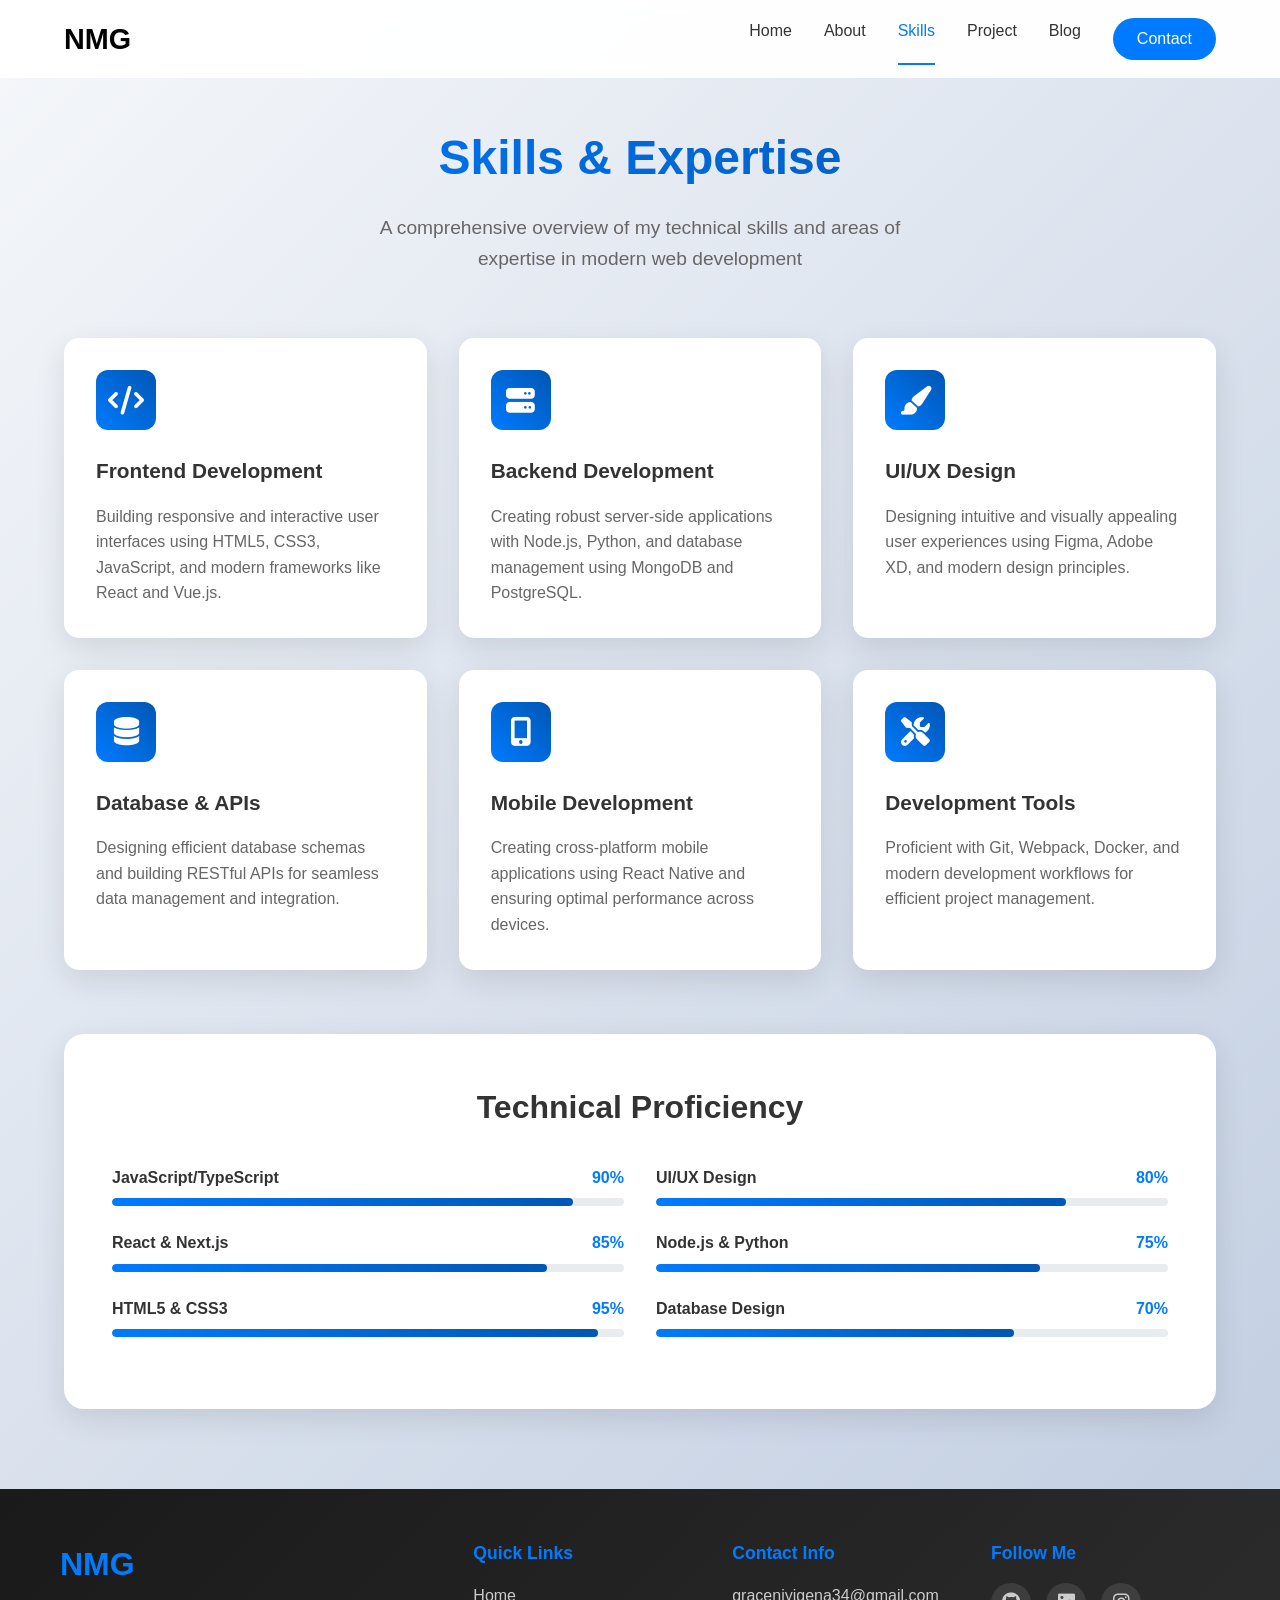
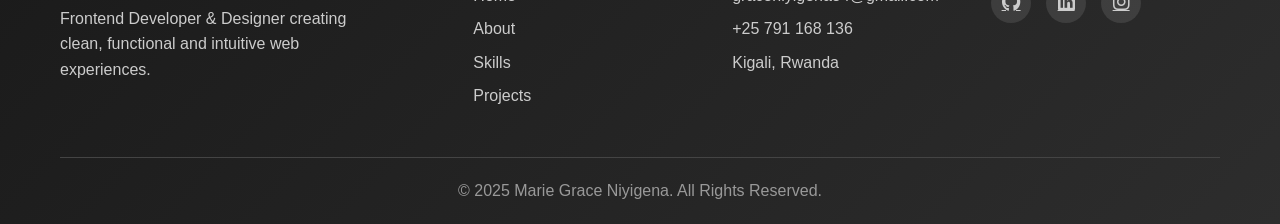
<file: skills.html>
<!DOCTYPE html>
<html lang="en">
<head>
    <meta charset="UTF-8">
    <meta name="viewport" content="width=device-width, initial-scale=1.0">
    <title>Skills - Marie Grace Portfolio</title>
    <link rel="stylesheet" href="https://cdnjs.cloudflare.com/ajax/libs/font-awesome/6.5.0/css/all.min.css">
    <style>
        * {
            margin: 0;
            padding: 0;
            box-sizing: border-box;
        }

        body {
            font-family: 'Inter', -apple-system, BlinkMacSystemFont, sans-serif;
            line-height: 1.6;
            color: #333;
            overflow-x: hidden;
        }

        /* HEADER */
        header {
            position: fixed;
            top: 0;
            width: 100%;
            background: rgba(255, 255, 255, 0.95);
            backdrop-filter: blur(10px);
            z-index: 1000;
            padding: 1rem 5%;
            display: flex;
            justify-content: space-between;
            align-items: center;
            transition: all 0.3s ease;
        }

        .logo {
            font-size: 1.8rem;
            font-weight: 700;
            color: #000;
        }

        nav {
            display: flex;
            gap: 2rem;
        }

        .hamburger {
            display: none;
            flex-direction: column;
            cursor: pointer;
            gap: 4px;
        }

        .hamburger span {
            width: 25px;
            height: 3px;
            background: #333;
            transition: 0.3s;
            border-radius: 2px;
        }

        nav a {
            text-decoration: none;
            color: #333;
            font-weight: 500;
            transition: color 0.3s ease;
            position: relative;
        }

        nav a:hover, nav a.active {
            color: #007bff;
        }

        nav a::after {
            content: '';
            position: absolute;
            bottom: -5px;
            left: 0;
            width: 0;
            height: 2px;
            background: #007bff;
            transition: width 0.3s ease;
        }

        nav a:hover::after, nav a.active::after {
            width: 100%;
        }

        .contact-btn {
            background: #007bff;
            color: white !important;
            padding: 0.5rem 1.5rem;
            border-radius: 25px;
            transition: all 0.3s ease;
        }

        .contact-btn:hover {
            background: #0056b3;
            transform: translateY(-2px);
        }

        /* SKILLS SECTION */
        .skills-section {
            padding: 120px 5% 80px;
            background: linear-gradient(135deg, #f5f7fa 0%, #c3cfe2 100%);
            min-height: 100vh;
        }

        .skills-container {
            max-width: 1200px;
            margin: 0 auto;
        }

        .section-header {
            text-align: center;
            margin-bottom: 4rem;
            animation: fadeInUp 1s ease;
        }

        .section-header h1 {
            font-size: 3rem;
            font-weight: 700;
            margin-bottom: 1rem;
            background: linear-gradient(45deg, #007bff, #0056b3);
            -webkit-background-clip: text;
            -webkit-text-fill-color: transparent;
            background-clip: text;
        }

        .section-header p {
            font-size: 1.2rem;
            color: #666;
            max-width: 600px;
            margin: 0 auto;
        }

        /* SKILLS GRID */
        .skills-grid {
            display: grid;
            grid-template-columns: repeat(auto-fit, minmax(300px, 1fr));
            gap: 2rem;
            margin-bottom: 4rem;
        }

        .skill-card {
            background: white;
            padding: 2rem;
            border-radius: 15px;
            box-shadow: 0 10px 30px rgba(0, 0, 0, 0.1);
            transition: all 0.3s ease;
            animation: fadeInUp 1s ease;
            animation-fill-mode: both;
        }

        .skill-card:nth-child(1) { animation-delay: 0.1s; }
        .skill-card:nth-child(2) { animation-delay: 0.2s; }
        .skill-card:nth-child(3) { animation-delay: 0.3s; }
        .skill-card:nth-child(4) { animation-delay: 0.4s; }
        .skill-card:nth-child(5) { animation-delay: 0.5s; }
        .skill-card:nth-child(6) { animation-delay: 0.6s; }

        .skill-card:hover {
            transform: translateY(-10px);
            box-shadow: 0 20px 40px rgba(0, 0, 0, 0.15);
        }

        .skill-icon {
            width: 60px;
            height: 60px;
            background: linear-gradient(45deg, #007bff, #0056b3);
            border-radius: 12px;
            display: flex;
            align-items: center;
            justify-content: center;
            margin-bottom: 1.5rem;
        }

        .skill-icon i {
            font-size: 1.8rem;
            color: white;
        }

        .skill-card h3 {
            font-size: 1.3rem;
            font-weight: 600;
            margin-bottom: 1rem;
            color: #333;
        }

        .skill-card p {
            color: #666;
            line-height: 1.6;
        }

        /* PROGRESS SECTION */
        .progress-section {
            background: white;
            padding: 3rem;
            border-radius: 20px;
            box-shadow: 0 10px 30px rgba(0, 0, 0, 0.1);
            animation: fadeInUp 1s ease 0.7s;
            animation-fill-mode: both;
        }

        .progress-title {
            text-align: center;
            font-size: 2rem;
            font-weight: 600;
            margin-bottom: 2rem;
            color: #333;
        }

        .progress-grid {
            display: grid;
            grid-template-columns: repeat(auto-fit, minmax(250px, 1fr));
            gap: 2rem;
        }

        .progress-item {
            margin-bottom: 1.5rem;
        }

        .progress-header {
            display: flex;
            justify-content: space-between;
            align-items: center;
            margin-bottom: 0.5rem;
        }

        .progress-name {
            font-weight: 600;
            color: #333;
        }

        .progress-percent {
            font-weight: 600;
            color: #007bff;
        }

        .progress-bar {
            width: 100%;
            height: 8px;
            background: #e9ecef;
            border-radius: 4px;
            overflow: hidden;
        }

        .progress-fill {
            height: 100%;
            background: linear-gradient(45deg, #007bff, #0056b3);
            border-radius: 4px;
            width: 0;
            transition: width 2s ease;
        }

        /* FOOTER STYLES */
        .footer {
            background: linear-gradient(135deg, #1a1a1a 0%, #2d2d2d 100%);
            color: white;
            padding: 50px 0 20px;
            margin-top: 0;
        }

        .footer-container {
            max-width: 1200px;
            margin: 0 auto;
            padding: 0 20px;
        }

        .footer-content {
            display: grid;
            grid-template-columns: 1fr 2fr;
            gap: 40px;
            margin-bottom: 40px;
        }

        .footer-brand .footer-logo {
            font-size: 2rem;
            font-weight: 700;
            margin-bottom: 15px;
            color: #007bff;
        }

        .footer-description {
            color: #ccc;
            line-height: 1.6;
            max-width: 300px;
        }

        .footer-links {
            display: grid;
            grid-template-columns: repeat(3, 1fr);
            gap: 30px;
        }

        .footer-section h4 {
            font-size: 1.1rem;
            font-weight: 600;
            margin-bottom: 15px;
            color: #007bff;
        }

        .footer-section ul {
            list-style: none;
        }

        .footer-section ul li {
            margin-bottom: 8px;
        }

        .footer-section ul li a {
            color: #ccc;
            text-decoration: none;
            transition: color 0.3s ease;
        }

        .footer-section ul li a:hover {
            color: #007bff;
        }

        .footer-section ul li:not(:has(a)) {
            color: #ccc;
        }

        .footer-socials {
            display: flex;
            gap: 15px;
        }

        .footer-socials a {
            display: flex;
            align-items: center;
            justify-content: center;
            width: 40px;
            height: 40px;
            background: rgba(255, 255, 255, 0.1);
            border-radius: 50%;
            color: #ccc;
            font-size: 1.2rem;
            transition: all 0.3s ease;
        }

        .footer-socials a:hover {
            background: #007bff;
            color: white;
            transform: translateY(-3px);
        }

        .footer-bottom {
            border-top: 1px solid #444;
            padding-top: 20px;
            text-align: center;
            color: #999;
        }

        /* ANIMATIONS */
        @keyframes fadeInUp {
            from {
                opacity: 0;
                transform: translateY(30px);
            }
            to {
                opacity: 1;
                transform: translateY(0);
            }
        }

        /* RESPONSIVE */
        @media (max-width: 768px) {
            .hamburger {
                display: flex;
            }

            nav {
                position: fixed;
                top: 70px;
                right: -100%;
                width: 100%;
                height: calc(100vh - 70px);
                background: rgba(255, 255, 255, 0.98);
                backdrop-filter: blur(10px);
                flex-direction: column;
                justify-content: flex-start;
                align-items: center;
                padding-top: 3rem;
                gap: 2.5rem;
                transition: right 0.3s ease;
            }

            nav.active {
                right: 0;
            }

            .section-header h1 {
                font-size: 2.5rem;
            }

            .skills-grid {
                grid-template-columns: 1fr;
                gap: 1.5rem;
            }

            .progress-section {
                padding: 2rem;
            }

            .progress-grid {
                grid-template-columns: 1fr;
            }

            .footer-content {
                grid-template-columns: 1fr;
                gap: 30px;
            }

            .footer-links {
                grid-template-columns: 1fr;
                gap: 25px;
            }
        }

        @media (max-width: 480px) {
            .section-header h1 {
                font-size: 2rem;
            }

            .skill-card {
                padding: 1.5rem;
            }

            .progress-section {
                padding: 1.5rem;
            }
        }
    </style>
</head>
<body>

    <!-- HEADER -->
    <header>
        <div class="logo">NMG</div>
        <div class="hamburger" onclick="toggleMenu()">
            <span></span>
            <span></span>
            <span></span>
        </div>
        <nav id="nav">
            <a href="index.html">Home</a>
            <a href="About.html">About</a>
            <a href="skills.html" class="active">Skills</a>
            <a href="Project.html">Project</a>
            <a href="blog.html">Blog</a>
            <a href="Contact.html" class="contact-btn">Contact</a>
        </nav>
    </header>

    <!-- SKILLS SECTION -->
    <section class="skills-section">
        <div class="skills-container">
            <div class="section-header">
                <h1>Skills & Expertise</h1>
                <p>A comprehensive overview of my technical skills and areas of expertise in modern web development</p>
            </div>

            <!-- SKILLS GRID -->
            <div class="skills-grid">
                <div class="skill-card">
                    <div class="skill-icon">
                        <i class="fas fa-code"></i>
                    </div>
                    <h3>Frontend Development</h3>
                    <p>Building responsive and interactive user interfaces using HTML5, CSS3, JavaScript, and modern frameworks like React and Vue.js.</p>
                </div>

                <div class="skill-card">
                    <div class="skill-icon">
                        <i class="fas fa-server"></i>
                    </div>
                    <h3>Backend Development</h3>
                    <p>Creating robust server-side applications with Node.js, Python, and database management using MongoDB and PostgreSQL.</p>
                </div>

                <div class="skill-card">
                    <div class="skill-icon">
                        <i class="fas fa-paint-brush"></i>
                    </div>
                    <h3>UI/UX Design</h3>
                    <p>Designing intuitive and visually appealing user experiences using Figma, Adobe XD, and modern design principles.</p>
                </div>

                <div class="skill-card">
                    <div class="skill-icon">
                        <i class="fas fa-database"></i>
                    </div>
                    <h3>Database & APIs</h3>
                    <p>Designing efficient database schemas and building RESTful APIs for seamless data management and integration.</p>
                </div>

                <div class="skill-card">
                    <div class="skill-icon">
                        <i class="fas fa-mobile-alt"></i>
                    </div>
                    <h3>Mobile Development</h3>
                    <p>Creating cross-platform mobile applications using React Native and ensuring optimal performance across devices.</p>
                </div>

                <div class="skill-card">
                    <div class="skill-icon">
                        <i class="fas fa-tools"></i>
                    </div>
                    <h3>Development Tools</h3>
                    <p>Proficient with Git, Webpack, Docker, and modern development workflows for efficient project management.</p>
                </div>
            </div>

            <!-- PROGRESS SECTION -->
            <div class="progress-section">
                <h2 class="progress-title">Technical Proficiency</h2>
                <div class="progress-grid">
                    <div class="progress-column">
                        <div class="progress-item">
                            <div class="progress-header">
                                <span class="progress-name">JavaScript/TypeScript</span>
                                <span class="progress-percent">90%</span>
                            </div>
                            <div class="progress-bar">
                                <div class="progress-fill" data-width="90"></div>
                            </div>
                        </div>

                        <div class="progress-item">
                            <div class="progress-header">
                                <span class="progress-name">React & Next.js</span>
                                <span class="progress-percent">85%</span>
                            </div>
                            <div class="progress-bar">
                                <div class="progress-fill" data-width="85"></div>
                            </div>
                        </div>

                        <div class="progress-item">
                            <div class="progress-header">
                                <span class="progress-name">HTML5 & CSS3</span>
                                <span class="progress-percent">95%</span>
                            </div>
                            <div class="progress-bar">
                                <div class="progress-fill" data-width="95"></div>
                            </div>
                        </div>
                    </div>

                    <div class="progress-column">
                        <div class="progress-item">
                            <div class="progress-header">
                                <span class="progress-name">UI/UX Design</span>
                                <span class="progress-percent">80%</span>
                            </div>
                            <div class="progress-bar">
                                <div class="progress-fill" data-width="80"></div>
                            </div>
                        </div>

                        <div class="progress-item">
                            <div class="progress-header">
                                <span class="progress-name">Node.js & Python</span>
                                <span class="progress-percent">75%</span>
                            </div>
                            <div class="progress-bar">
                                <div class="progress-fill" data-width="75"></div>
                            </div>
                        </div>

                        <div class="progress-item">
                            <div class="progress-header">
                                <span class="progress-name">Database Design</span>
                                <span class="progress-percent">70%</span>
                            </div>
                            <div class="progress-bar">
                                <div class="progress-fill" data-width="70"></div>
                            </div>
                        </div>
                    </div>
                </div>
            </div>
        </div>
    </section>

    <!-- FOOTER -->
    <footer class="footer">
        <div class="footer-container">
            <div class="footer-content">
                <div class="footer-brand">
                    <h3 class="footer-logo">NMG</h3>
                    <p class="footer-description">
                        Frontend Developer & Designer creating clean, functional and intuitive web experiences.
                    </p>
                </div>
                
                <div class="footer-links">
                    <div class="footer-section">
                        <h4>Quick Links</h4>
                        <ul>
                            <li><a href="index.html">Home</a></li>
                            <li><a href="About.html">About</a></li>
                            <li><a href="skills.html">Skills</a></li>
                            <li><a href="Project.html">Projects</a></li>
                        </ul>
                    </div>
                    
                    <div class="footer-section">
                        <h4>Contact Info</h4>
                        <ul>
                            <li>graceniyigena34@gmail.com</li>
                            <li>+25 791 168 136</li>
                            <li>Kigali, Rwanda</li>
                        </ul>
                    </div>
                    
                    <div class="footer-section">
                        <h4>Follow Me</h4>
                        <div class="footer-socials">
                            <a href="https://github.com/graceniyigena34" target="_blank"><i class="fab fa-github"></i></a>
                            <a href="https://linkedin.com/in/marie-grace-niyigena" target="_blank"><i class="fab fa-linkedin"></i></a>
                            <a href="https://instagram.com/marie_grace_niyigena" target="_blank"><i class="fab fa-instagram"></i></a>
                        </div>
                    </div>
                </div>
            </div>
            
            <div class="footer-bottom">
                <p>&copy; 2025 Marie Grace Niyigena. All Rights Reserved.</p>
            </div>
        </div>
    </footer>

    <script>
        // Mobile menu toggle
        function toggleMenu() {
            const nav = document.getElementById('nav');
            const hamburger = document.querySelector('.hamburger');
            nav.classList.toggle('active');
            hamburger.classList.toggle('active');
        }

        // Close menu when clicking on a link
        document.querySelectorAll('nav a').forEach(link => {
            link.addEventListener('click', () => {
                const nav = document.getElementById('nav');
                const hamburger = document.querySelector('.hamburger');
                nav.classList.remove('active');
                hamburger.classList.remove('active');
            });
        });

        // Animate progress bars on scroll
        function animateProgressBars() {
            const progressBars = document.querySelectorAll('.progress-fill');
            
            progressBars.forEach(bar => {
                const width = bar.getAttribute('data-width');
                const rect = bar.getBoundingClientRect();
                
                if (rect.top < window.innerHeight && rect.bottom > 0) {
                    setTimeout(() => {
                        bar.style.width = width + '%';
                    }, 500);
                }
            });
        }

        // Header scroll effect
        window.addEventListener('scroll', () => {
            const header = document.querySelector('header');
            if (window.scrollY > 100) {
                header.style.background = 'rgba(255, 255, 255, 0.98)';
                header.style.boxShadow = '0 2px 20px rgba(0, 0, 0, 0.1)';
            } else {
                header.style.background = 'rgba(255, 255, 255, 0.95)';
                header.style.boxShadow = 'none';
            }
            
            // Animate progress bars
            animateProgressBars();
        });

        // Initial animation trigger
        window.addEventListener('load', () => {
            setTimeout(animateProgressBars, 1000);
        });

        // Hamburger animation
        document.querySelector('.hamburger').addEventListener('click', function() {
            this.classList.toggle('active');
        });
    </script>

</body>
</html>
</file>
